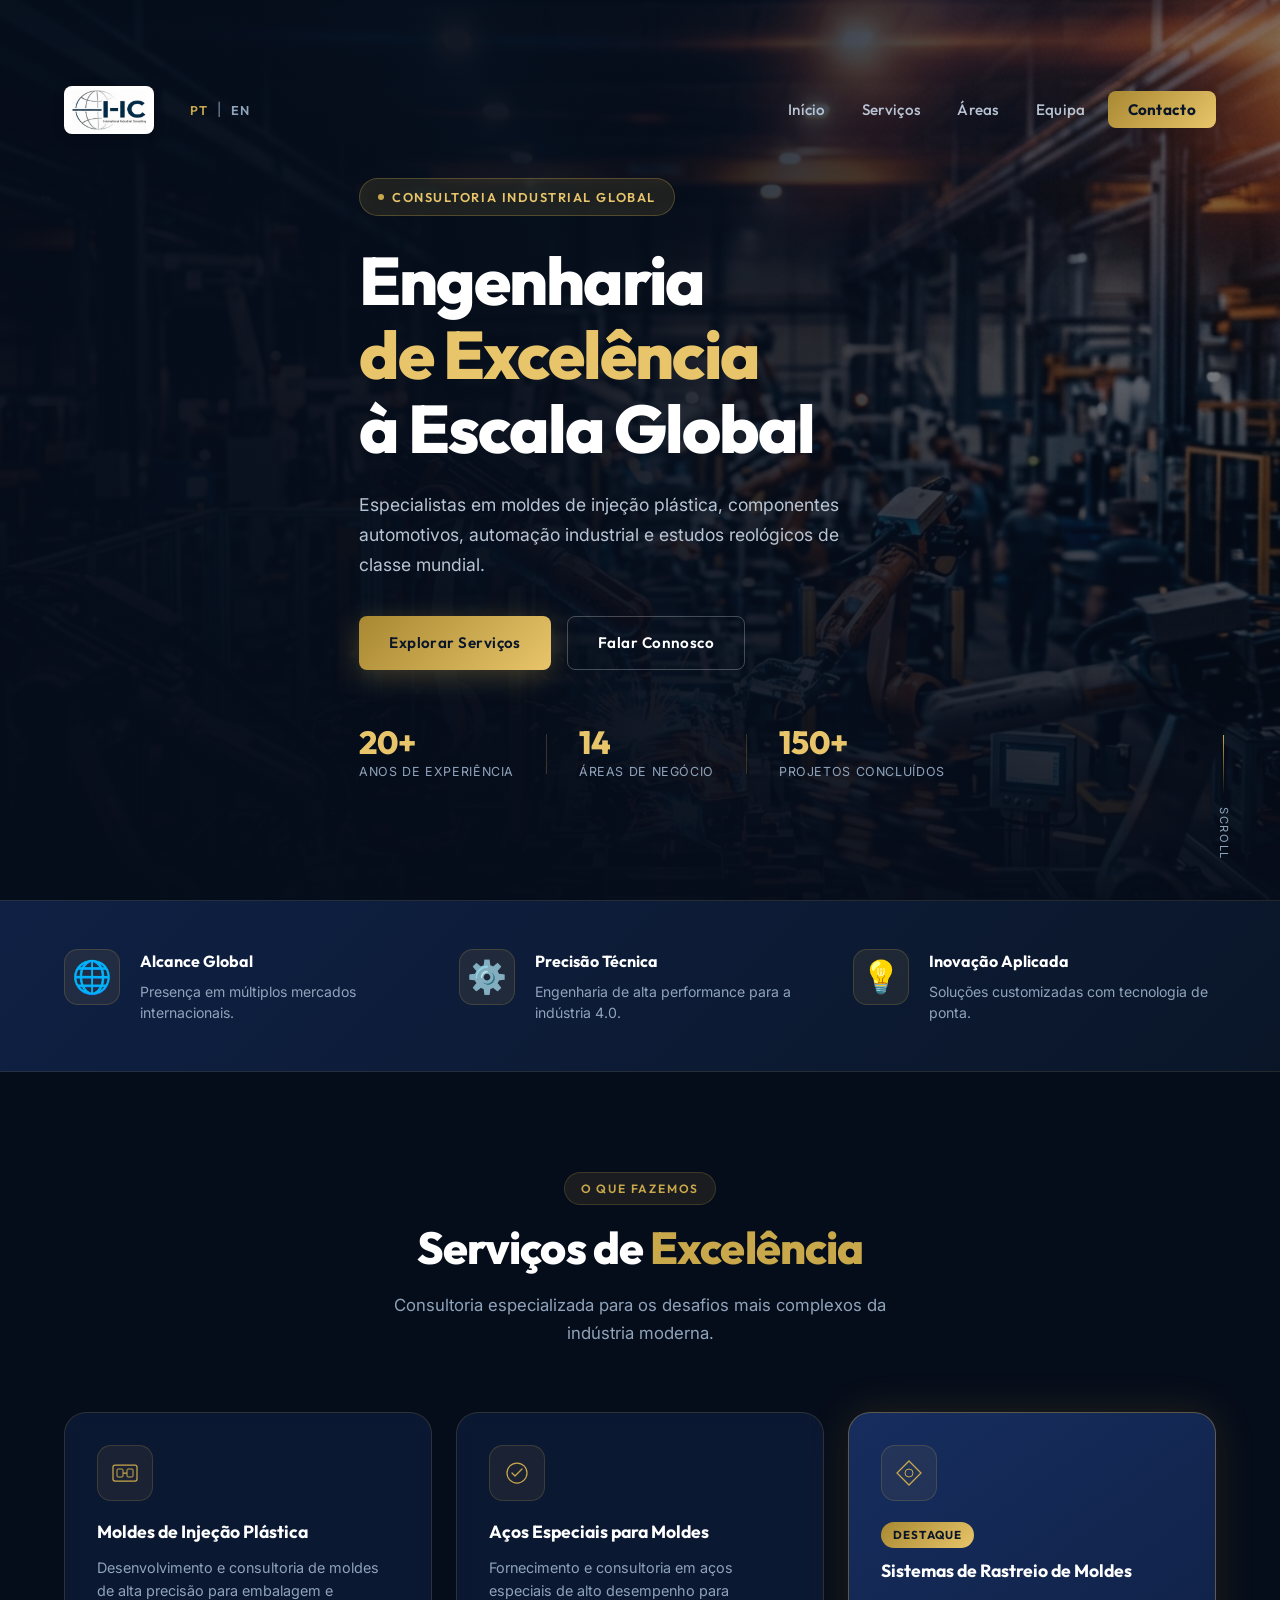
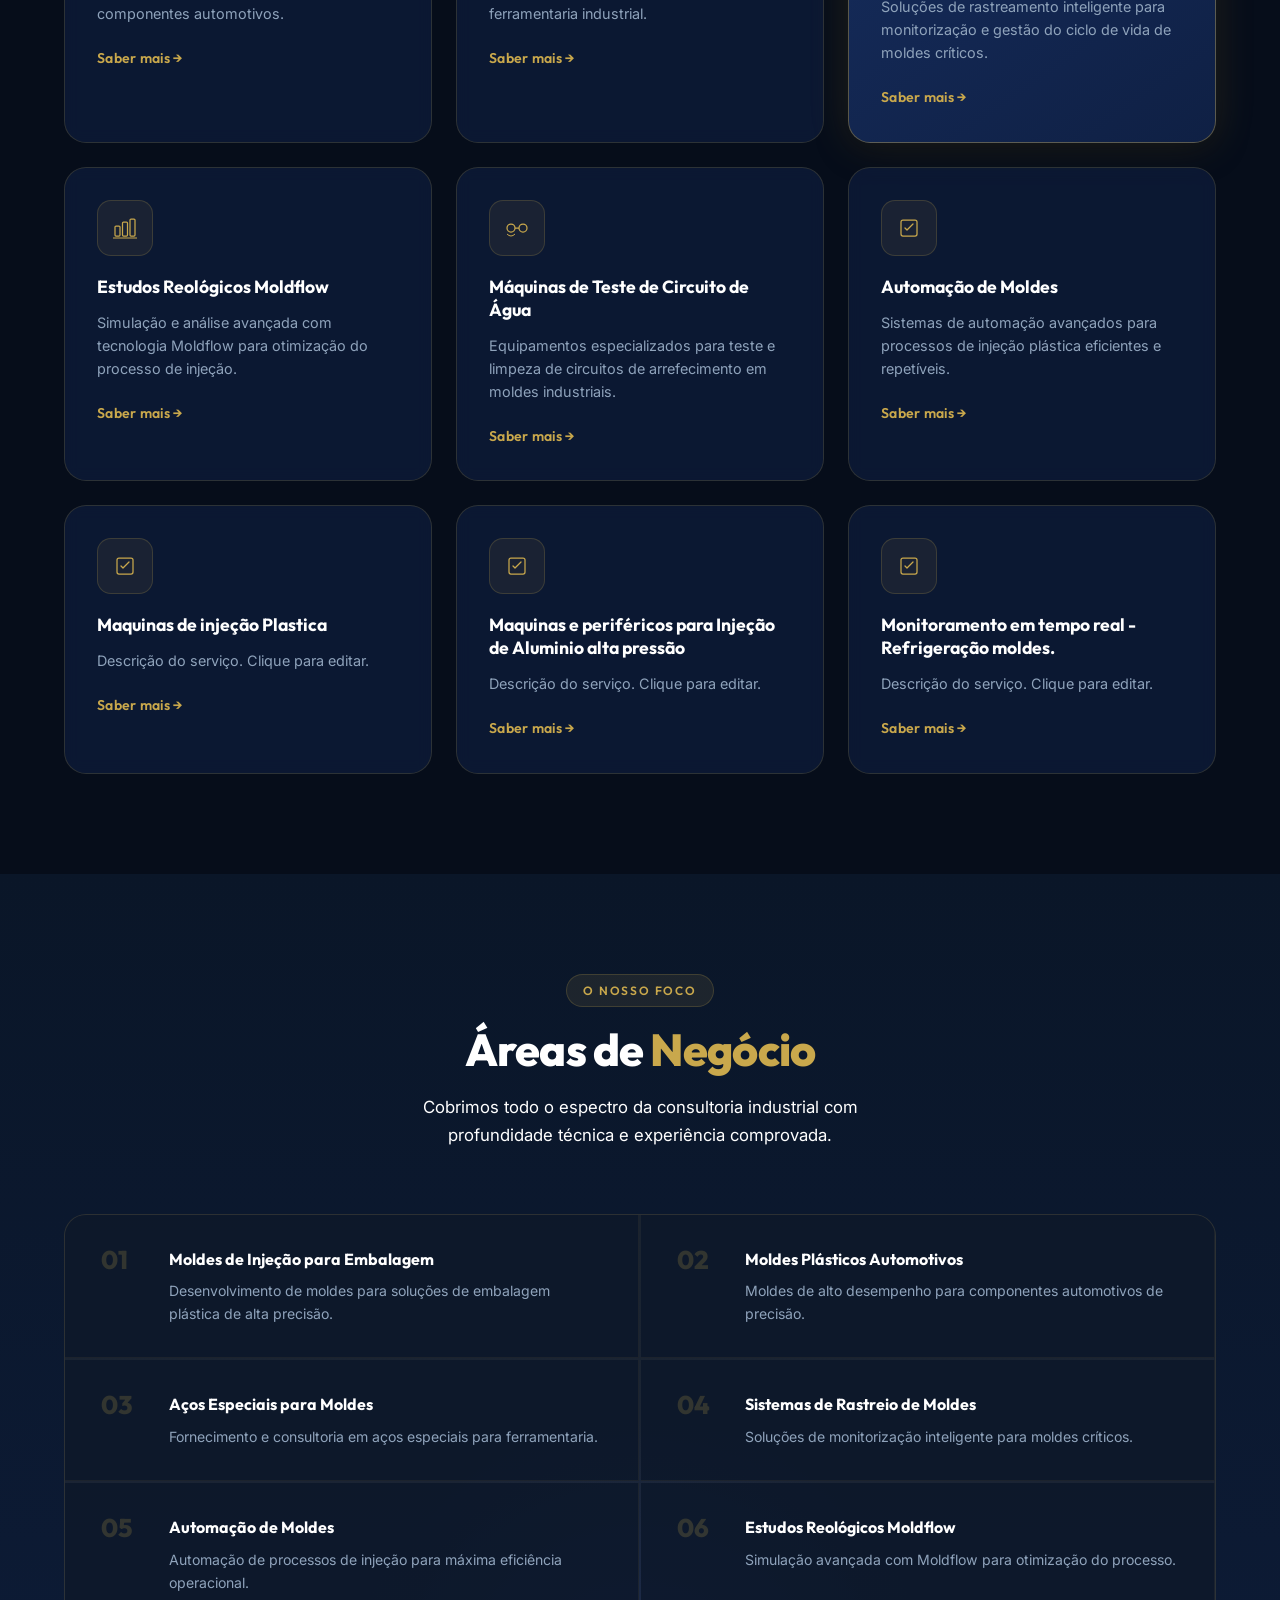
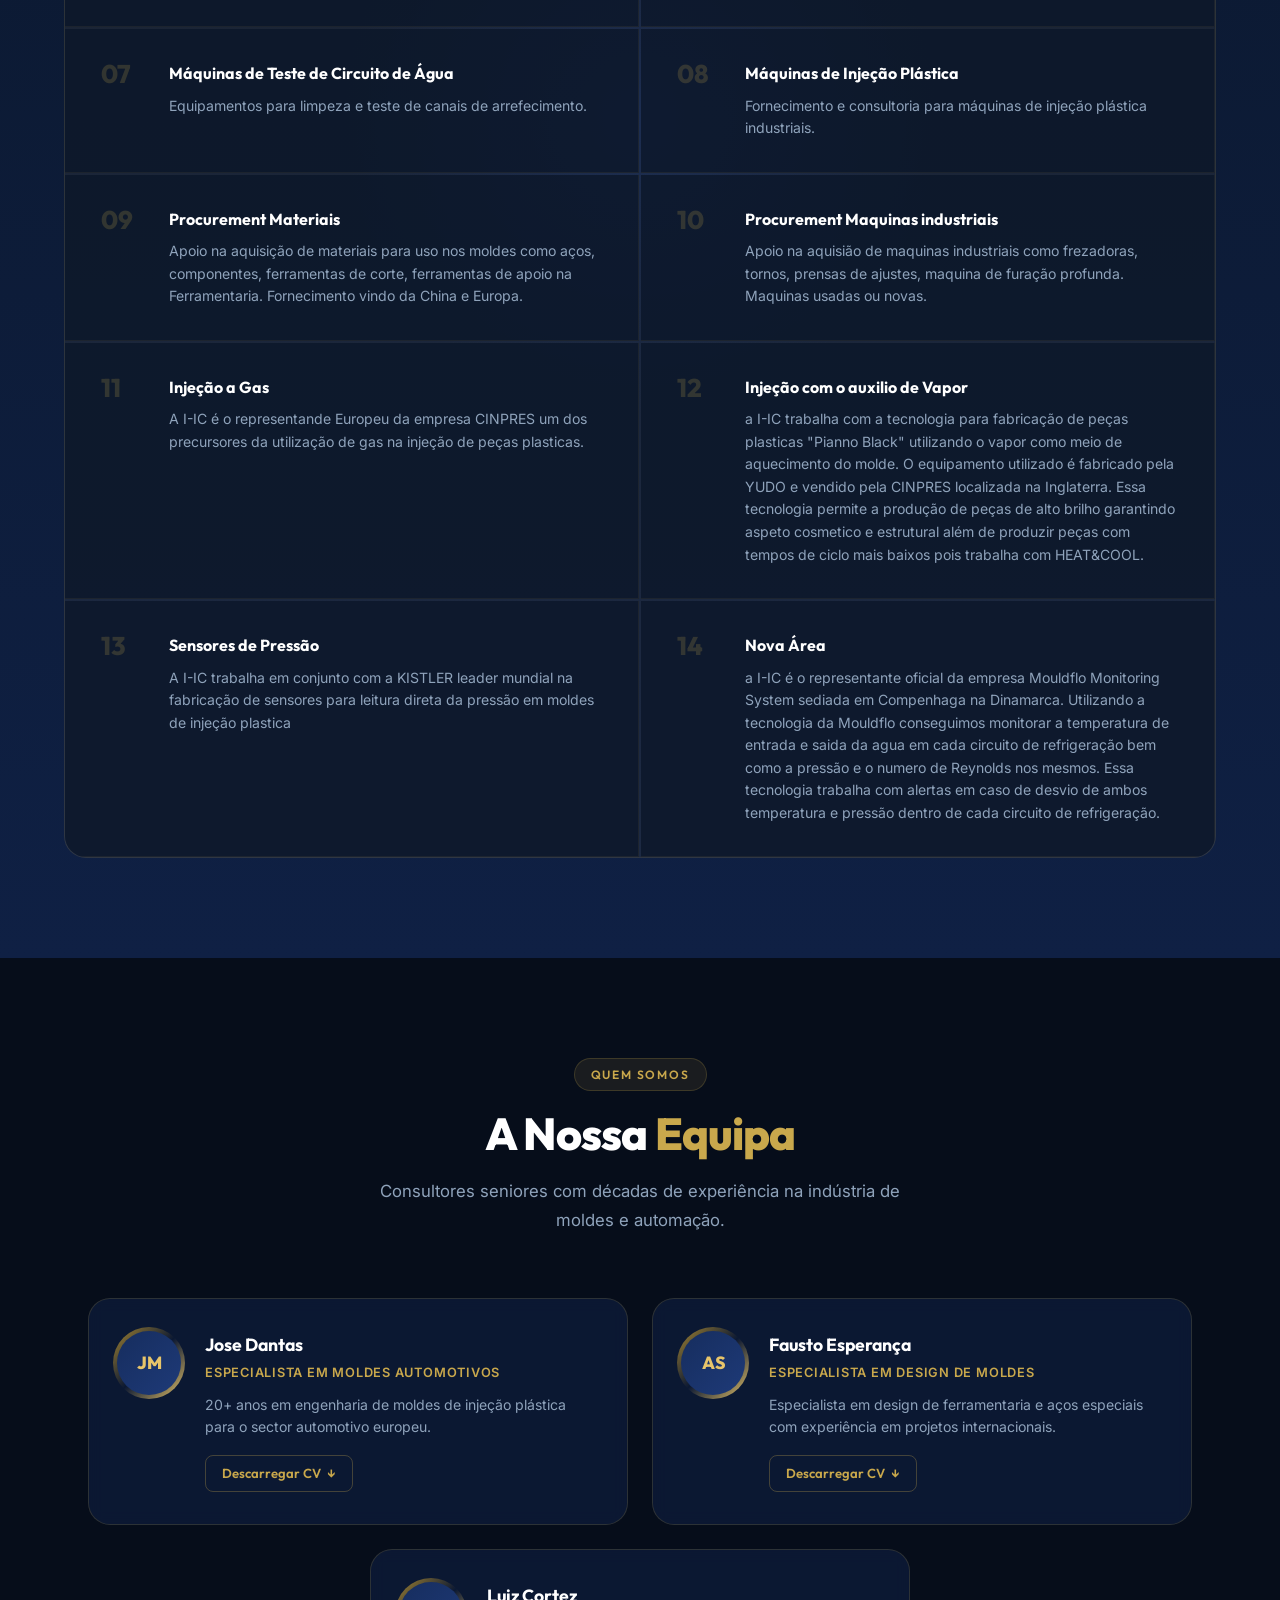
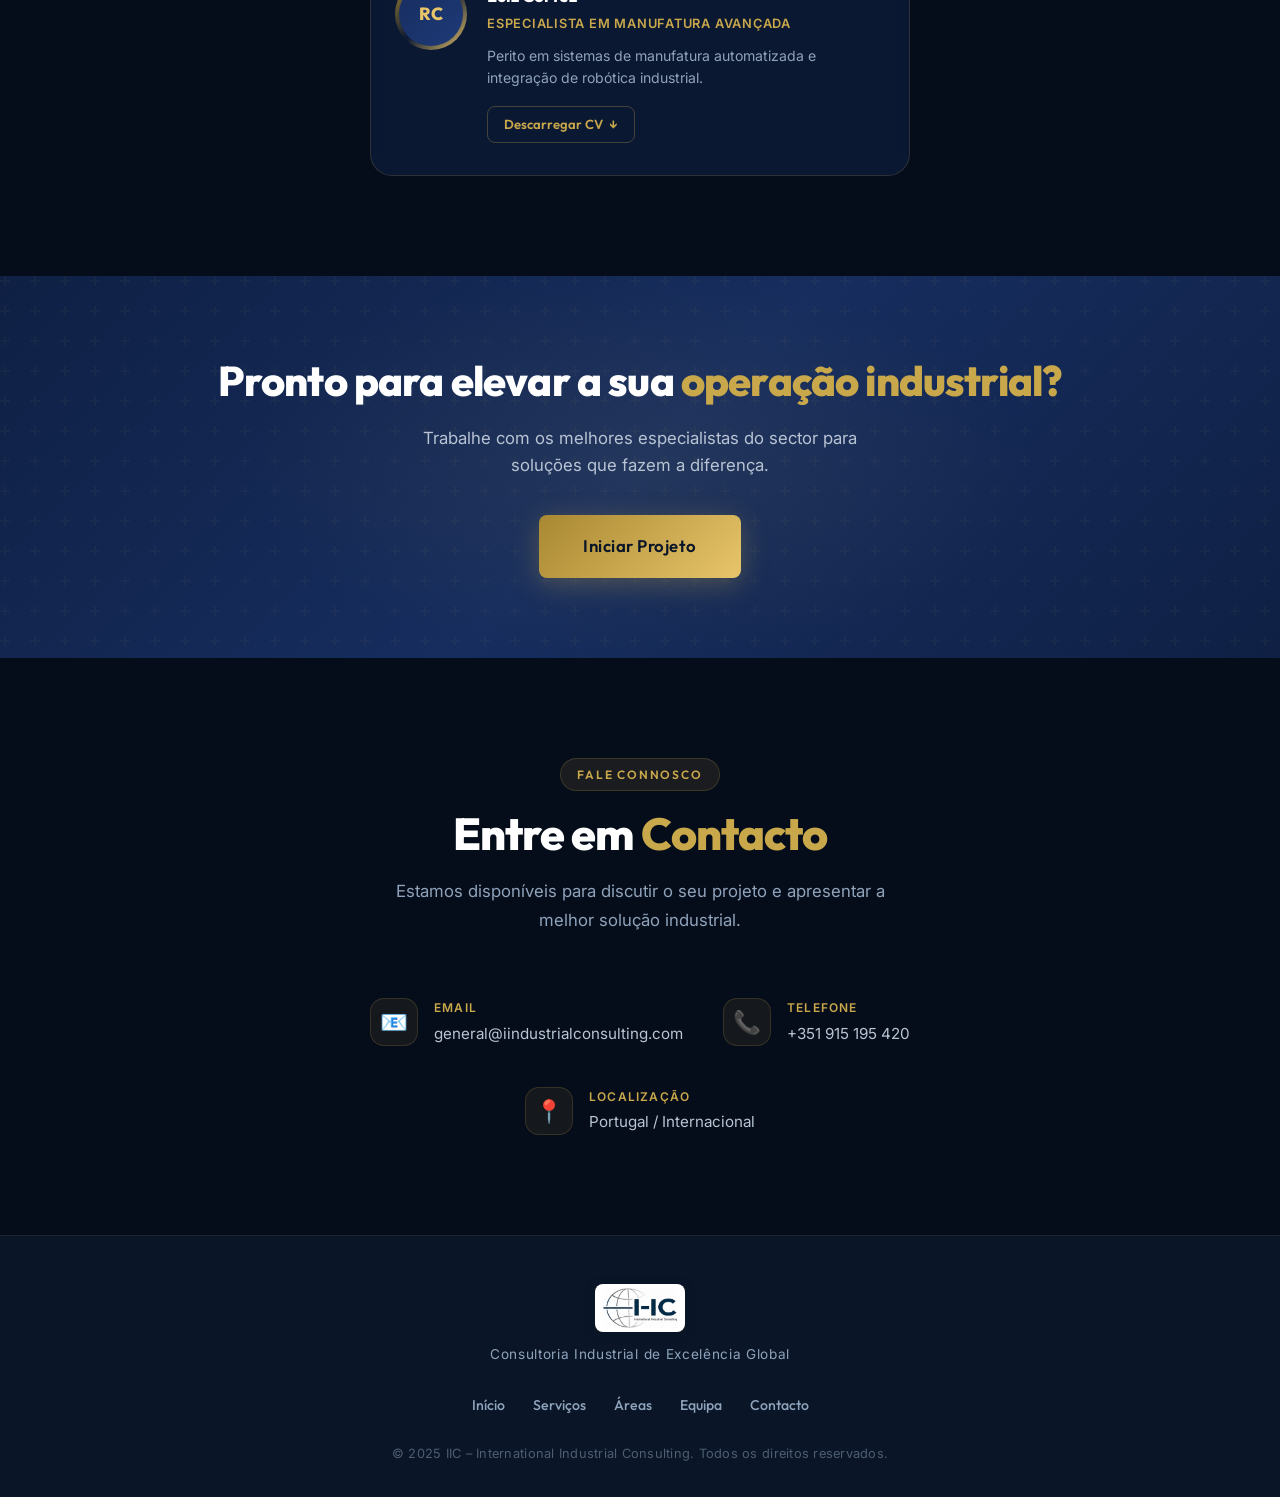
<file: index.html>
<!DOCTYPE html>
<html lang="pt"><head>
  <meta charset="UTF-8">
  <meta name="viewport" content="width=device-width, initial-scale=1.0">
  <title>IIC – International Industrial Consulting</title>
  <meta name="description" content="IIC – International Industrial Consulting. Especialistas em moldes de injeção, componentes automotivos, sistemas de manufatura e consultoria industrial de excelência global.">
  <link rel="preconnect" href="https://fonts.googleapis.com">
  <link rel="preconnect" href="https://fonts.gstatic.com" crossorigin="">
  <link href="https://fonts.googleapis.com/css2?family=Outfit:wght@300;400;500;600;700;800;900&amp;family=Inter:wght@300;400;500;600&amp;display=swap" rel="stylesheet">
  <link rel="stylesheet" href="style.css">
  <link rel="stylesheet" href="admin.css">
</head>
<body class="edit-mode">

  <!-- NAVBAR -->
  <nav id="navbar" class="navbar">
    <div class="nav-container">
      <a href="#home" class="nav-logo">
        <img src="assets/logo.png" alt="IIC Logo" class="logo-img">
      </a>
      <div class="lang-toggle">
        <button id="lang-pt" class="lang-btn active" onclick="setLang('pt')">PT</button>
        <span>|</span>
        <button id="lang-en" class="lang-btn" onclick="setLang('en')">EN</button>
      </div>
      <button class="hamburger" id="hamburger" aria-label="Menu">
        <span></span><span></span><span></span>
      </button>
      <ul class="nav-menu" id="nav-menu">
        <li><a href="#home" class="nav-link active-link" data-pt="Início" data-en="Home">Início</a></li>
        <li><a href="#services" class="nav-link" data-pt="Serviços" data-en="Services">Serviços</a></li>
        <li><a href="#areas" class="nav-link" data-pt="Áreas" data-en="Areas">Áreas</a></li>
        <li><a href="#team" class="nav-link" data-pt="Equipa" data-en="Team">Equipa</a></li>
        <li><a href="#contact" class="nav-link cta-nav" data-pt="Contacto" data-en="Contact">Contacto</a></li>
      </ul>
    </div>
  </nav>

  <!-- HERO -->
  <section id="home" class="hero">
    <div class="hero-bg">
      <img src="assets/hero_bg.png" alt="Industrial Manufacturing" class="hero-bg-img" style="transform: translateY(0px);">
      <div class="hero-overlay"></div>
    </div>
    <div class="hero-content">
      <div class="hero-badge" data-pt="Consultoria Industrial Global" data-en="Global Industrial Consulting">Consultoria Industrial Global</div>
      <h1 class="hero-title">
        <span class="title-line" data-pt="Engenharia" data-en="Engineering">Engenharia</span>
        <span class="title-line gold" data-pt="de Excelência" data-en="Excellence">de Excelência</span>
        <span class="title-line" data-pt="à Escala Global" data-en="at a Global Scale">à Escala Global</span>
      </h1>
      <p class="hero-sub" data-pt="Especialistas em moldes de injeção plástica, componentes automotivos, automação industrial e estudos reológicos de classe mundial." data-en="Specialists in plastic injection molds, automotive components, industrial automation, and world-class rheological studies.">Especialistas em moldes de injeção plástica, Moldes de injeção de Aluminio alta pressão, Sistemas de injeção (camara quente-HRS) componentes automotivos, automação industrial e estudos reológicos de classe mundial.</p>
      <div class="hero-actions">
        <a href="#services" class="btn btn-primary" data-pt="Explorar Serviços" data-en="Explore Services">Explorar Serviços</a>
        <a href="#contact" class="btn btn-outline" data-pt="Falar Connosco" data-en="Get in Touch">Falar Connosco</a>
      </div>
      <div class="hero-stats">
        <div class="stat-item">
          <span class="stat-num" data-suffix="+">20+</span>
          <span class="stat-label" data-pt="Anos de Experiência" data-en="Years of Experience">Anos de Experiência</span>
        </div>
        <div class="stat-divider"></div>
        <div class="stat-item">
          <span class="stat-num" data-suffix="">14</span>
          <span class="stat-label" data-pt="Áreas de Negócio" data-en="Business Areas">Áreas de Negócio</span>
        </div>
        <div class="stat-divider"></div>
        <div class="stat-item">
          <span class="stat-num" data-suffix="+">150+</span>
          <span class="stat-label" data-pt="Projetos Concluídos" data-en="Projects Completed">Projetos Concluídos</span>
        </div>
      </div>
    </div>
    <div class="hero-scroll">
      <div class="scroll-line"></div>
      <span data-pt="Scroll" data-en="Scroll">Scroll</span>
    </div>
  </section>

  <!-- ABOUT STRIP -->
  <section class="about-strip">
    <div class="container">
      <div class="strip-grid">
        <div class="strip-icon-block">
          <div class="strip-icon">🌐</div>
          <div>
            <h3 data-pt="Alcance Global" data-en="Global Reach">Alcance Global</h3>
            <p data-pt="Presença em múltiplos mercados internacionais." data-en="Presence across multiple international markets.">Presença em múltiplos mercados internacionais. HQ localizado em Portugal, consultores localizados na America Latina e America do Norte.</p>
          </div>
        </div>
        <div class="strip-icon-block">
          <div class="strip-icon">⚙️</div>
          <div>
            <h3 data-pt="Precisão Técnica" data-en="Technical Precision">Precisão Técnica</h3>
            <p data-pt="Engenharia de alta performance para a indústria 4.0." data-en="High-performance engineering for Industry 4.0.">Engenharia de alta performance para a indústria 4.0. Aplicação de monitoramento nos moldes utilizando sensores de pressão, Monitoramento dos circuitos de refrigeração , tratamento dos canais de refrigeração, Inteligencia Artificial aplicada ao processo.</p>
          </div>
        </div>
        <div class="strip-icon-block">
          <div class="strip-icon">💡</div>
          <div>
            <h3 data-pt="Inovação Aplicada" data-en="Applied Innovation">Inovação Aplicada</h3>
            <p data-pt="Soluções customizadas com tecnologia de ponta." data-en="Customised solutions with cutting-edge technology.">Soluções customizadas com tecnologia de ponta.</p>
          </div>
        </div>
      </div>
    </div>
  </section>

  <!-- SERVICES -->
  <section id="services" class="services section">
    <div class="container">
      <div class="section-header">
        <span class="section-tag" data-pt="O que fazemos" data-en="What we do">O que fazemos</span>
        <h2 data-pt="Serviços de Excelência" data-en="Excellence Services">Serviços de <span class="gold-text">Excelência</span></h2>
        <p data-pt="Consultoria especializada para os desafios mais complexos da indústria moderna." data-en="Specialised consulting for the most complex challenges in modern industry.">Consultoria especializada para os desafios mais complexos da indústria moderna.</p>
      </div>
      <div class="services-grid">

        <div class="service-card" data-delay="0">
          <div class="service-card-inner">
            <div class="service-icon-wrap">
              <svg viewBox="0 0 64 64" fill="none" xmlns="http://www.w3.org/2000/svg"><rect x="8" y="16" width="48" height="32" rx="4" stroke="#C9A84C" stroke-width="2.5"></rect><rect x="16" y="24" width="12" height="16" rx="2" stroke="#C9A84C" stroke-width="2"></rect><rect x="36" y="24" width="12" height="16" rx="2" stroke="#C9A84C" stroke-width="2"></rect><line x1="28" y1="32" x2="36" y2="32" stroke="#C9A84C" stroke-width="2.5"></line></svg>
            </div>
            <h3 data-pt="Moldes de Injeção Plástica" data-en="Plastic Injection Molds">Moldes para injeção plastica</h3>
            <p data-pt="Desenvolvimento e consultoria de moldes de alta precisão para embalagem e componentes automotivos." data-en="Development and consulting of high-precision molds for packaging and automotive components.">Desenvolvimento e consultoria de moldes de alta precisão para embalagem e componentes automotivos.</p>
            <a href="#contact" class="service-link" data-pt="Saber mais →" data-en="Learn more →">Saber mais →</a>
          </div>
        </div>

        <div class="service-card" data-delay="100">
          <div class="service-card-inner">
            <div class="service-icon-wrap">
              <svg viewBox="0 0 64 64" fill="none" xmlns="http://www.w3.org/2000/svg"><circle cx="32" cy="32" r="20" stroke="#C9A84C" stroke-width="2.5"></circle><polyline points="22,32 28,38 42,24" stroke="#C9A84C" stroke-width="2.5" stroke-linecap="round" stroke-linejoin="round"></polyline></svg>
            </div>
            <h3 data-pt="Aços Especiais para Moldes" data-en="Special Steels for Molds">&nbsp;Aços especiais para moldes&nbsp;</h3>
            <p data-pt="Fornecimento e consultoria em aços especiais de alto desempenho para ferramentaria industrial." data-en="Supply and consulting in high-performance special steels for industrial tooling.">Fornecimento e consultoria em aços especiais de alto desempenho para ferramentaria industrial.</p>
            <a href="#contact" class="service-link" data-pt="Saber mais →" data-en="Learn more →">Saber mais →</a>
          </div>
        </div>

        <div class="service-card featured" data-delay="200">
          <div class="service-card-inner">
            <div class="service-icon-wrap">
              <svg viewBox="0 0 64 64" fill="none" xmlns="http://www.w3.org/2000/svg"><path d="M32 8 L56 32 L32 56 L8 32 Z" stroke="#C9A84C" stroke-width="2.5"></path><circle cx="32" cy="32" r="8" stroke="#C9A84C" stroke-width="2"></circle></svg>
            </div>
            <div class="featured-badge" data-pt="Destaque" data-en="Featured">Destaque</div>
            <h3 data-pt="Sistemas de Rastreio de Moldes" data-en="Mold Tracking Systems">Sistemas de Rastreio de Moldes</h3>
            <p data-pt="Soluções de rastreamento inteligente para monitorização e gestão do ciclo de vida de moldes críticos." data-en="Intelligent tracking solutions for monitoring and lifecycle management of critical molds.">Soluções de rastreamento inteligente para monitorização e gestão do ciclo de vida de moldes críticos.</p>
            <a href="#contact" class="service-link" data-pt="Saber mais →" data-en="Learn more →">Saber mais →</a>
          </div>
        </div>

        <div class="service-card" data-delay="300">
          <div class="service-card-inner">
            <div class="service-icon-wrap">
              <svg viewBox="0 0 64 64" fill="none" xmlns="http://www.w3.org/2000/svg"><rect x="12" y="28" width="10" height="20" rx="2" stroke="#C9A84C" stroke-width="2.5"></rect><rect x="27" y="20" width="10" height="28" rx="2" stroke="#C9A84C" stroke-width="2.5"></rect><rect x="42" y="14" width="10" height="34" rx="2" stroke="#C9A84C" stroke-width="2.5"></rect><line x1="8" y1="52" x2="56" y2="52" stroke="#C9A84C" stroke-width="2"></line></svg>
            </div>
            <h3 data-pt="Estudos Reológicos Moldflow" data-en="Moldflow Rheology Studies">Estudos Reológicos Moldflow</h3>
            <p data-pt="Simulação e análise avançada com tecnologia Moldflow para otimização do processo de injeção." data-en="Advanced simulation and analysis with Moldflow technology to optimise the injection process.">Simulação e análise avançada com tecnologia Moldflow para otimização do processo de injeção.</p>
            <a href="#contact" class="service-link" data-pt="Saber mais →" data-en="Learn more →">Saber mais →</a>
          </div>
        </div>

        <div class="service-card" data-delay="400">
          <div class="service-card-inner">
            <div class="service-icon-wrap">
              <svg viewBox="0 0 64 64" fill="none" xmlns="http://www.w3.org/2000/svg"><circle cx="20" cy="32" r="8" stroke="#C9A84C" stroke-width="2.5"></circle><circle cx="44" cy="32" r="8" stroke="#C9A84C" stroke-width="2.5"></circle><line x1="28" y1="32" x2="36" y2="32" stroke="#C9A84C" stroke-width="2.5"></line><path d="M12 44 Q20 52 28 44" stroke="#C9A84C" stroke-width="2" fill="none"></path></svg>
            </div>
            <h3 data-pt="Máquinas de Teste de Circuito de Água" data-en="Water Circuit Testing Machines">Máquinas de Teste e limpeza de Circuito de Água</h3>
            <p data-pt="Equipamentos especializados para teste e limpeza de circuitos de arrefecimento em moldes industriais." data-en="Specialised equipment for testing and cleaning cooling circuits in industrial molds.">Equipamentos especializados para teste e limpeza de circuitos de arrefecimento em moldes industriais.</p>
            <a href="#contact" class="service-link" data-pt="Saber mais →" data-en="Learn more →">Saber mais →</a>
          </div>
        </div>

        <div class="service-card" data-delay="500">
          <div class="service-card-inner">
            <div class="service-icon-wrap">
              <svg viewBox="0 0 64 64" fill="none" xmlns="http://www.w3.org/2000/svg"><rect x="16" y="16" width="32" height="32" rx="4" stroke="#C9A84C" stroke-width="2.5"></rect><path d="M24 32 L28 36 L40 24" stroke="#C9A84C" stroke-width="2.5" stroke-linecap="round" stroke-linejoin="round"></path></svg>
            </div>
            <h3 data-pt="Automação de Moldes" data-en="Mold Automation">Sensores de pressão para Moldes injeção plastica e Aluminio</h3>
            <p data-pt="Sistemas de automação avançados para processos de injeção plástica eficientes e repetíveis." data-en="Advanced automation systems for efficient and repeatable plastic injection processes.">Sistemas de automação avançados para processos de injeção plástica eficientes e repetíveis.</p>
            <a href="#contact" class="service-link" data-pt="Saber mais →" data-en="Learn more →">Saber mais →</a>
          </div>
        </div>

      <div class="service-card"><div class="service-card-inner">
      <div class="service-icon-wrap"><svg viewBox="0 0 64 64" fill="none" xmlns="http://www.w3.org/2000/svg"><rect x="16" y="16" width="32" height="32" rx="4" stroke="#C9A84C" stroke-width="2.5"></rect><path d="M24 32 L28 36 L40 24" stroke="#C9A84C" stroke-width="2.5" stroke-linecap="round" stroke-linejoin="round"></path></svg></div>
      <h3>Maquinas de injeção Plastica</h3>
      <p>Descrição do serviço. Clique para editar.</p>
      <a href="#contact" class="service-link">Saber mais →</a>
    </div></div><div class="service-card"><div class="service-card-inner">
      <div class="service-icon-wrap"><svg viewBox="0 0 64 64" fill="none" xmlns="http://www.w3.org/2000/svg"><rect x="16" y="16" width="32" height="32" rx="4" stroke="#C9A84C" stroke-width="2.5"></rect><path d="M24 32 L28 36 L40 24" stroke="#C9A84C" stroke-width="2.5" stroke-linecap="round" stroke-linejoin="round"></path></svg></div>
      <h3>Maquinas e periféricos para Injeção de Aluminio alta pressão</h3>
      <p>Descrição do serviço. Clique para editar.</p>
      <a href="#contact" class="service-link">Saber mais →</a>
    </div></div><div class="service-card"><div class="service-card-inner">
      <div class="service-icon-wrap"><svg viewBox="0 0 64 64" fill="none" xmlns="http://www.w3.org/2000/svg"><rect x="16" y="16" width="32" height="32" rx="4" stroke="#C9A84C" stroke-width="2.5"></rect><path d="M24 32 L28 36 L40 24" stroke="#C9A84C" stroke-width="2.5" stroke-linecap="round" stroke-linejoin="round"></path></svg></div>
      <h3>Monitoramento em tempo real - Refrigeração moldes.</h3>
      <p>Descrição do serviço. Clique para editar.</p>
      <a href="#contact" class="service-link">Saber mais →</a>
    </div></div></div>
    </div>
  </section>

  <!-- BUSINESS AREAS -->
  <section id="areas" class="areas section">
    <div class="areas-bg-glow"></div>
    <div class="container">
      <div class="section-header light">
        <span class="section-tag" data-pt="O nosso foco" data-en="Our focus">O nosso foco</span>
        <h2 data-pt="Áreas de Negócio" data-en="Business Areas">Áreas de <span class="gold-text">Negócio</span></h2>
        <p data-pt="Cobrimos todo o espectro da consultoria industrial com profundidade técnica e experiência comprovada." data-en="We cover the full spectrum of industrial consulting with technical depth and proven expertise.">Cobrimos todo o espectro da consultoria industrial com profundidade técnica e experiência comprovada.</p>
      </div>
      <div class="areas-grid">
        <div class="area-item reveal">
          <div class="area-number">01</div>
          <div class="area-content">
            <h4 data-pt="Moldes de Injeção para Embalagem" data-en="Packaging Injection Molds">Moldes de Injeção para Embalagens</h4>
            <p data-pt="Desenvolvimento de moldes para soluções de embalagem plástica de alta precisão." data-en="Development of molds for high-precision plastic packaging solutions.">Desenvolvimento de moldes para soluções de embalagem plástica de alta precisão, feitos pela empresa BTOMEC sediada em Joinville- Santa Catarina - Brasil. A BTOMEC construiu ao longo dos 40 anos de existência um Ecosistema para produção de moldes de alta performance na area de tampas, paredes finas e pre forma de PET.</p>
          </div>
        </div>
        <div class="area-item reveal">
          <div class="area-number">02</div>
          <div class="area-content">
            <h4 data-pt="Moldes Plásticos Automotivos" data-en="Automotive Plastic Molds">Moldes injeção Automotivos</h4>
            <p data-pt="Moldes de alto desempenho para componentes automotivos de precisão." data-en="High-performance molds for precision automotive components.">Moldes de alto desempenho para componentes automotivos de precisão. Trabalhando com o apoio da empresa HH moldes sediada em Portugal , fabricação na china e apoio de Ferramentaria no Brasil, possibilita um forte comprometimento de entrega de valor e qualidade nos moldes para a industria automotiva e linha branca.</p>
          </div>
        </div>
        <div class="area-item reveal">
          <div class="area-number">03</div>
          <div class="area-content">
            <h4 data-pt="Aços Especiais para Moldes" data-en="Special Steels for Molds">Aços Especiais para Moldes</h4>
            <p data-pt="Fornecimento e consultoria em aços especiais para ferramentaria." data-en="Supply and consulting in special steels for tooling.">Fornecimento e consultoria em aços especiais para ferramentaria, apoiando a empresa CONTE AÇOS localizada em Joinville - Santa Catarina - Brasil. a CONTE trabalha com fornecedores Europeus de alta qualidade e garantia de produtos superiores e também com fornecedores de aços Chineses que são utilizados para peças como machos e porta molde.</p>
          </div>
        </div>
        <div class="area-item reveal">
          <div class="area-number">04</div>
          <div class="area-content">
            <h4 data-pt="Sistemas de Rastreio de Moldes" data-en="Mold Tracking Systems">Sistemas de Rastreio de Moldes</h4>
            <p data-pt="Soluções de monitorização inteligente para moldes críticos." data-en="Intelligent monitoring solutions for critical molds.">Em desenvolvimento um sistema de rastramento de moldes para auxiliar na localização geografica e controlar o ciclo de produção.</p>
          </div>
        </div>
        <div class="area-item reveal">
          <div class="area-number">05</div>
          <div class="area-content">
            <h4 data-pt="Automação de Moldes" data-en="Mold Automation">Automação de Moldes</h4>
            <p data-pt="Automação de processos de injeção para máxima eficiência operacional." data-en="Injection process automation for maximum operational efficiency.">Automação de processos de injeção para máxima eficiência operacional. Trabalhando com a empresa PLASDAN que é lider mundial na fabricação de segunda unidade de injeção e pratos rotativos, conseguimos fazer projetos de automação onde as peças são totalmente injetadas e soldadas dentro de um unico molde e assim evita a soldagem ou montagem das mesmas.</p>
          </div>
        </div>
        <div class="area-item reveal">
          <div class="area-number">06</div>
          <div class="area-content">
            <h4 data-pt="Estudos Reológicos Moldflow" data-en="Moldflow Rheology Studies">Estudos Reológicos Moldflow</h4>
            <p data-pt="Simulação avançada com Moldflow para otimização do processo." data-en="Advanced simulation with Moldflow for process optimisation.">Simulação avançada com Moldflow para otimização do processo. utilizando um profissional EXPERT no uso do Moldflow na empresa FLUXXO localizada em São Paulo - Brasil. A empresa Mould Flow certifica poucos profissionais a nivel mundial com o padrão maximo que denominan EXPERT e a Fluxxo tem umj dos 120 membros a nivel mundial.</p>
          </div>
        </div>
        <div class="area-item reveal">
          <div class="area-number">07</div>
          <div class="area-content">
            <h4 data-pt="Máquinas de Teste de Circuito de Água" data-en="Water Circuit Testing Machines">Máquinas de Teste de Circuito de Água</h4>
            <p data-pt="Equipamentos para limpeza e teste de canais de arrefecimento." data-en="Equipment for cleaning and testing cooling channels.">&nbsp;Maquina desenvolvida pela CHETO em Portugal para fazer os testes de estanqueidade, verificação dos caudais de cada circuito, limpeza dos circuitos com o uso de cavitação para limpezas superficiais e limpeza com solução acida para retirada de oxidação das paredes dos circuitos de refrigeração do molde.</p>
          </div>
        </div>
        <div class="area-item reveal">
          <div class="area-number">08</div>
          <div class="area-content">
            <h4 data-pt="Máquinas de Injeção Plástica" data-en="Plastic Injection Machines">Máquinas de Injeção Plástica</h4>
            <p data-pt="Fornecimento e consultoria para máquinas de injeção plástica industriais." data-en="Supply and consulting for industrial plastic injection machines.">Apoio comercial e tecnico para a fabricante Chinesa de maquinas de injeção de plastico - CHEN HSONG.&nbsp;</p>
          </div>
        </div>
      <div class="area-item">
      <div class="area-number">09</div>
      <div class="area-content">
        <h4>Procurement Materiais</h4>
        <p>Apoio na aquisição de materiais para uso nos moldes como aços, componentes, ferramentas de corte, ferramentas de apoio na Ferramentaria. Fornecimento vindo da China e Europa.</p>
      </div></div><div class="area-item">
      <div class="area-number">10</div>
      <div class="area-content">
        <h4>Procurement Maquinas industriais&nbsp;</h4>
        <p>Apoio na aquisião de maquinas industriais como frezadoras, tornos, prensas de ajustes, maquina de furação profunda. Maquinas usadas ou novas.</p>
      </div></div><div class="area-item">
      <div class="area-number">11</div>
      <div class="area-content">
        <h4>Injeção a Gas&nbsp;&nbsp;</h4>
        <p>A I-IC é o representande Europeu da empresa CINPRES um dos precursores da utilização de gas na injeção de peças plasticas.</p>
      </div></div><div class="area-item">
      <div class="area-number">12</div>
      <div class="area-content">
        <h4>Injeção com o auxilio de Vapor</h4>
        <p>a I-IC trabalha com a tecnologia para fabricação de peças plasticas "Pianno Black" utilizando o vapor como meio de aquecimento do molde. O equipamento utilizado é fabricado pela YUDO e vendido pela CINPRES localizada na Inglaterra. Essa tecnologia permite a produção de peças de alto brilho garantindo aspeto cosmetico e estrutural além de produzir peças com tempos de ciclo mais baixos pois trabalha com HEAT&amp;COOL.</p>
      </div></div><div class="area-item">
      <div class="area-number">13</div>
      <div class="area-content">
        <h4>Sensores de Pressão</h4>
        <p>A I-IC trabalha em conjunto com a KISTLER leader mundial na fabricação de sensores para leitura direta da pressão em moldes de injeção plastica</p>
      </div></div><div class="area-item">
      <div class="area-number">14</div>
      <div class="area-content">
        <h4>Nova Área</h4>
        <p>a I-IC é o representante oficial da empresa Mouldflo Monitoring System sediada em Compenhaga na Dinamarca. Utilizando a tecnologia da Mouldflo conseguimos monitorar a temperatura de entrada e saida da agua em cada circuito de refrigeração bem como a pressão e o numero de Reynolds nos mesmos. Essa tecnologia trabalha com alertas em caso de desvio de ambos temperatura e pressão dentro de cada circuito de refrigeração.</p>
      </div></div></div>
    </div>
  </section>

  <!-- TEAM -->
  <section id="team" class="team section">
    <div class="container">
      <div class="section-header">
        <span class="section-tag" data-pt="Quem somos" data-en="Who we are">Quem somos</span>
        <h2 data-pt="A Nossa Equipa" data-en="Our Team">A Nossa <span class="gold-text">Equipa</span></h2>
        <p data-pt="Consultores seniores com décadas de experiência na indústria de moldes e automação." data-en="Senior consultants with decades of experience in the mold making and automation industry.">Consultores seniores com décadas de experiência na indústria de moldes e automação.</p>
      </div>
      <div class="team-grid">
        <div class="team-card reveal">
          <div class="team-avatar">
            <div class="avatar-placeholder">JM</div>
            <div class="team-gold-ring"></div>
          </div>
          <div class="team-info">
            <h4>Jose Dantas</h4>
            <span class="team-role" data-pt="Especialista em Moldes Automotivos" data-en="Automotive Mold Specialist">Especialista em Moldes Automotivos</span>
            <p data-pt="20+ anos em engenharia de moldes de injeção plástica para o sector automotivo europeu." data-en="20+ years in plastic injection mold engineering for the European automotive sector.">Profissional com 40+ na area de produção de peças plasticas passando desde a gestão na produção de moldes , gestão na produção de peças plasticas e nos ultimos 20 anos como CEO da Yudo na Europa e America do Sul.</p>
            <a href="#contact" class="team-cv-btn" data-pt="Descarregar CV" data-en="Download CV">Descarregar CV</a>
          </div>
        </div>
        <div class="team-card reveal">
          <div class="team-avatar">
            <div class="avatar-placeholder">AS</div>
            <div class="team-gold-ring"></div>
          </div>
          <div class="team-info">
            <h4>Fausto Esperança</h4>
            <span class="team-role" data-pt="Especialista em Design de Moldes" data-en="Mold Design Specialist">Especialista em Design de Moldes</span>
            <p data-pt="Especialista em design de ferramentaria e aços especiais com experiência em projetos internacionais." data-en="Tooling design and special steels specialist with experience on international projects.">Especialista em design de ferramentaria e aços especiais com experiência em projetos internacionais.</p>
            <a href="#contact" class="team-cv-btn" data-pt="Descarregar CV" data-en="Download CV">Descarregar CV</a>
          </div>
        </div>
        <div class="team-card reveal">
          <div class="team-avatar">
            <div class="avatar-placeholder">RC</div>
            <div class="team-gold-ring"></div>
          </div>
          <div class="team-info">
            <h4>Luiz Cortez</h4>
            <span class="team-role" data-pt="Especialista em Manufatura Avançada" data-en="Advanced Manufacturing Specialist">Especialista em Manufatura Avançada</span>
            <p data-pt="Perito em sistemas de manufatura automatizada e integração de robótica industrial." data-en="Expert in automated manufacturing systems and industrial robotics integration.">Perito em sistemas de manufatura automatizada e integração de robótica industrial.</p>
            <a href="#contact" class="team-cv-btn" data-pt="Descarregar CV" data-en="Download CV">Descarregar CV</a>
          </div>
        </div>
        
        
      </div>
    </div>
  </section>

  <!-- CTA BANNER -->
  <section class="cta-banner">
    <div class="cta-banner-bg"></div>
    <div class="container cta-content">
      <h2 data-pt="Pronto para elevar a sua operação industrial?" data-en="Ready to elevate your industrial operation?">Pronto para elevar a sua <span class="gold-text">operação industrial?</span></h2>
      <p data-pt="Trabalhe com os melhores especialistas do sector para soluções que fazem a diferença." data-en="Work with the best specialists in the industry for solutions that make a difference.">Trabalhe com os melhores especialistas do sector para soluções que fazem a diferença.</p>
      <a href="#contact" class="btn btn-primary btn-large" data-pt="Iniciar Projeto" data-en="Start a Project">Iniciar Projeto</a>
    </div>
  </section>

  <!-- CONTACT -->
  <section id="contact" class="contact section">
    <div class="container">
      <div class="section-header">
        <span class="section-tag" data-pt="Fale Connosco" data-en="Get in Touch">Fale Connosco</span>
        <h2 data-pt="Contacto" data-en="Contact">Entre em <span class="gold-text">Contacto</span></h2>
        <p data-pt="Estamos disponíveis para discutir o seu projeto e apresentar a melhor solução industrial." data-en="We are available to discuss your project and present the best industrial solution.">Estamos disponíveis para discutir o seu projeto e apresentar a melhor solução industrial.</p>
      </div>
      <div class="contact-info contact-info-centered">
        <div class="contact-item">
          <div class="ci-icon">📧</div>
          <div>
            <span data-pt="Email" data-en="Email">Email</span>
            <a href="mailto:general@iindustrialconsulting.com">general@iindustrialconsulting.com</a>
          </div>
        </div>
        <div class="contact-item">
          <div class="ci-icon">📞</div>
          <div>
            <span data-pt="Telefone" data-en="Phone">Telefone</span>
            <a href="tel:+351915195420">+351 915 195 420</a>
          </div>
        </div>
        <div class="contact-item">
          <div class="ci-icon">📍</div>
          <div>
            <span data-pt="Localização" data-en="Location">Localização</span>
            <p>Portugal / Internacional</p>
          </div>
        </div>
      </div>
    </div>
  </section>

  <!-- FOOTER -->
  <footer class="footer">
    <div class="container footer-inner">
      <div class="footer-logo">
        <img src="assets/logo.png" alt="IIC Logo">
        <p data-pt="Consultoria Industrial de Excelência Global" data-en="Global Excellence Industrial Consulting">Consultoria Industrial de Excelência Global</p>
      </div>
      <div class="footer-links">
        <a href="#home" data-pt="Início" data-en="Home">Início</a>
        <a href="#services" data-pt="Serviços" data-en="Services">Serviços</a>
        <a href="#areas" data-pt="Áreas" data-en="Areas">Áreas</a>
        <a href="#team" data-pt="Equipa" data-en="Team">Equipa</a>
        <a href="#contact" data-pt="Contacto" data-en="Contact">Contacto</a>
      </div>
      <p class="footer-copy">© 2025 IIC – International Industrial Consulting. <span data-pt="Todos os direitos reservados." data-en="All rights reserved.">Todos os direitos reservados.</span></p>
    </div>
  </footer>

  <script src="main.js"></script>
  <script src="admin.js"></script>

</body></html>
</file>
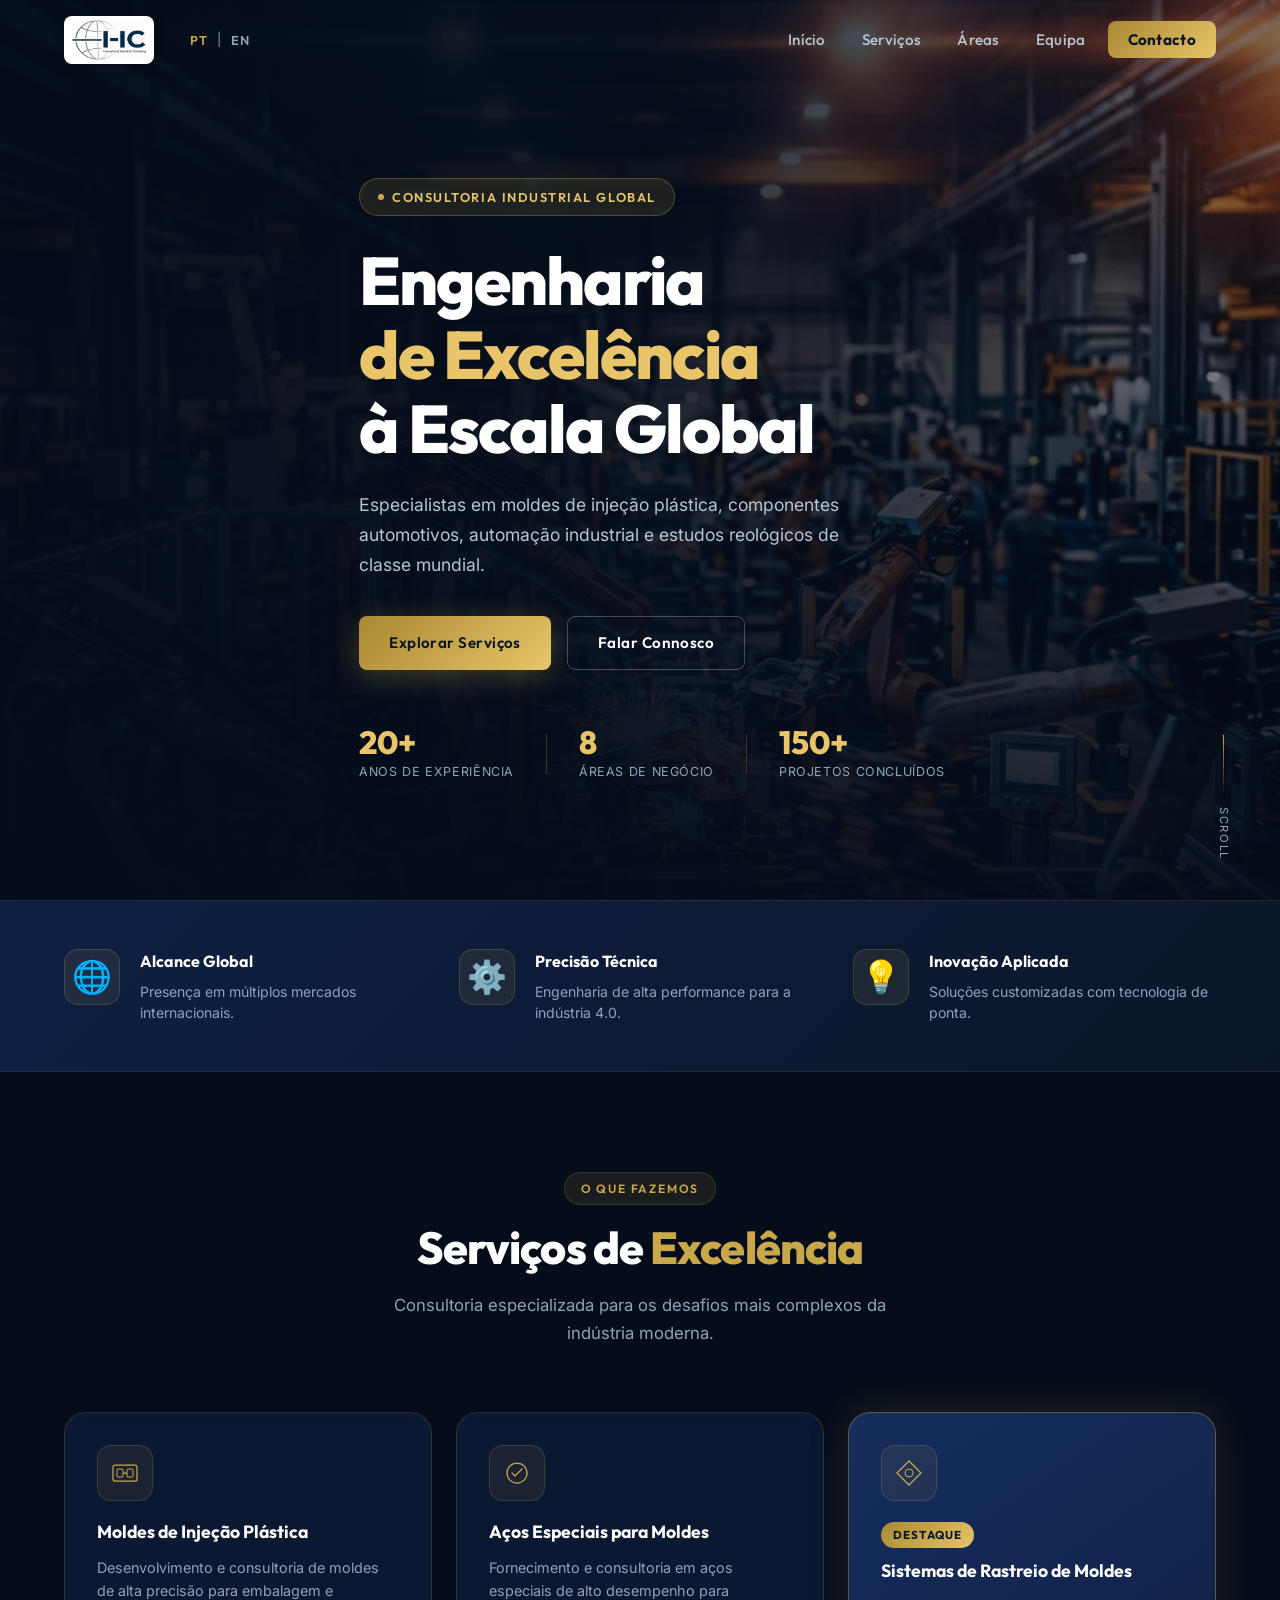
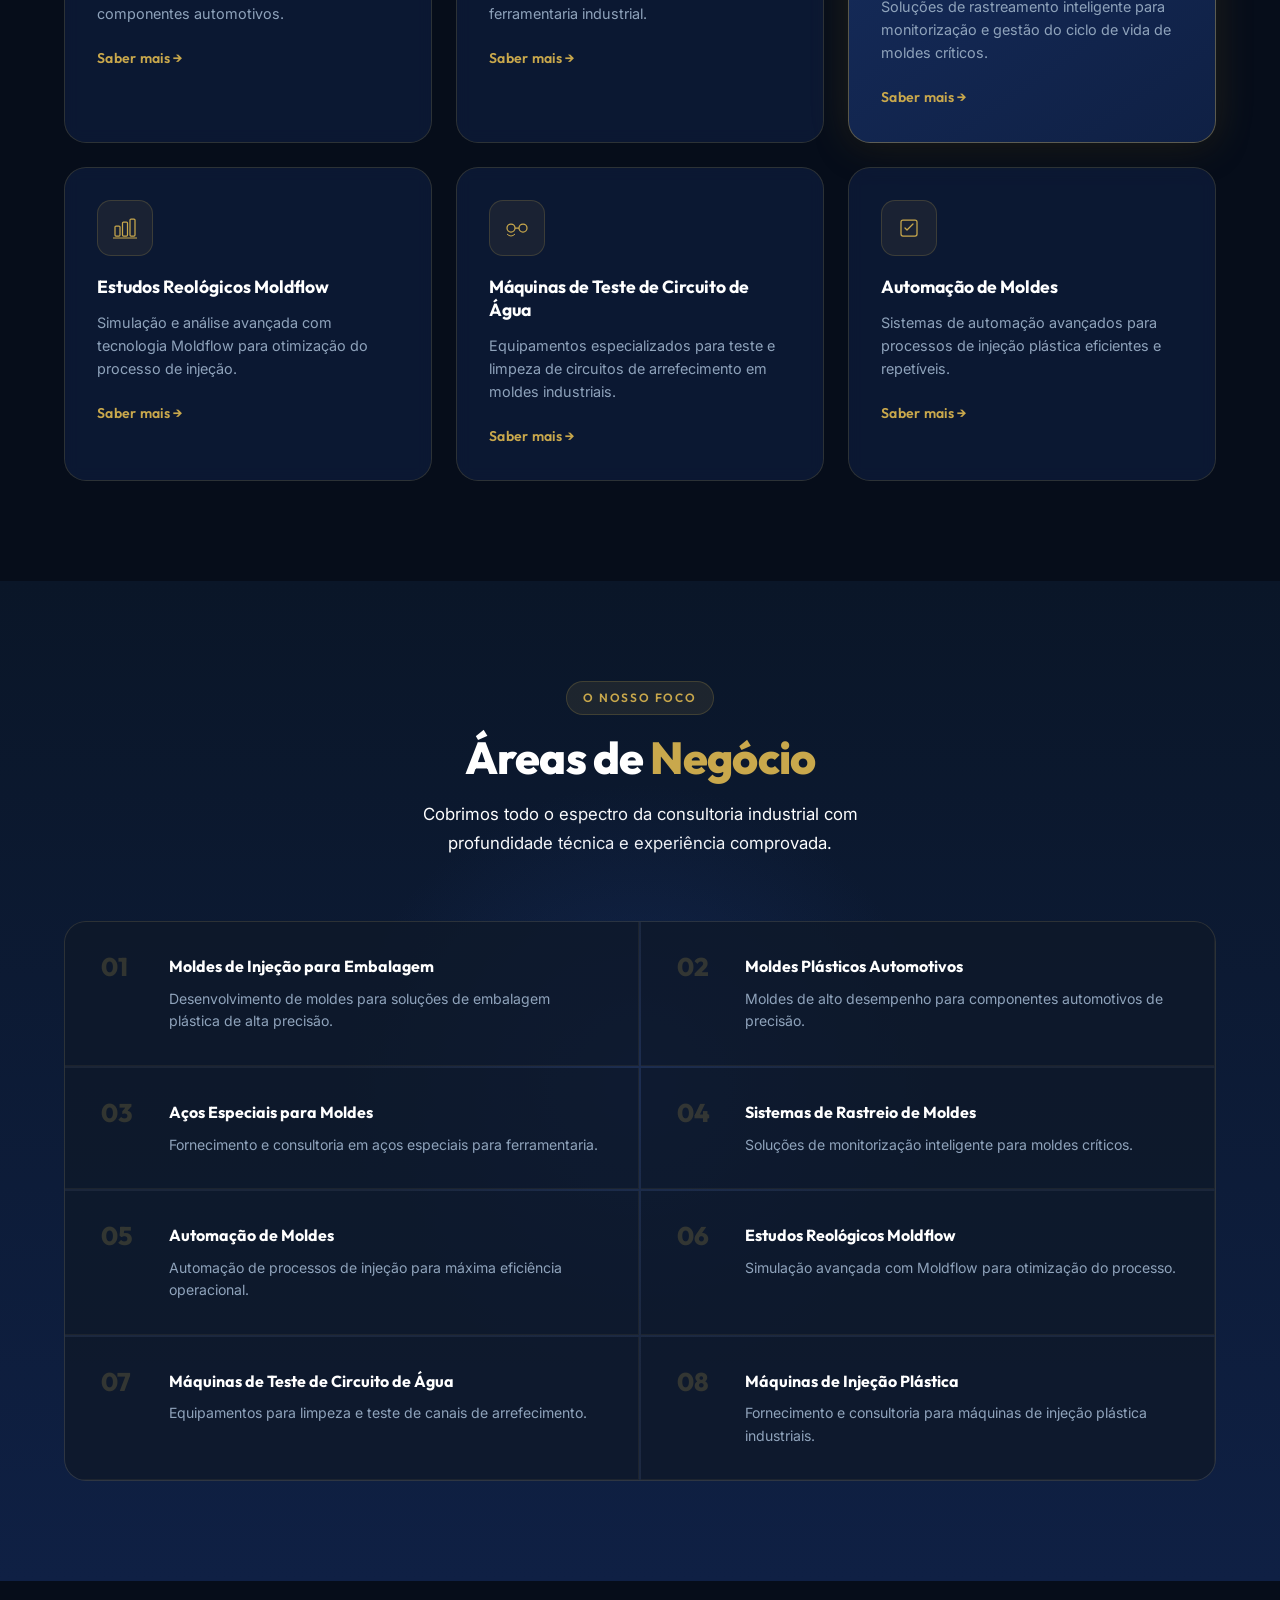
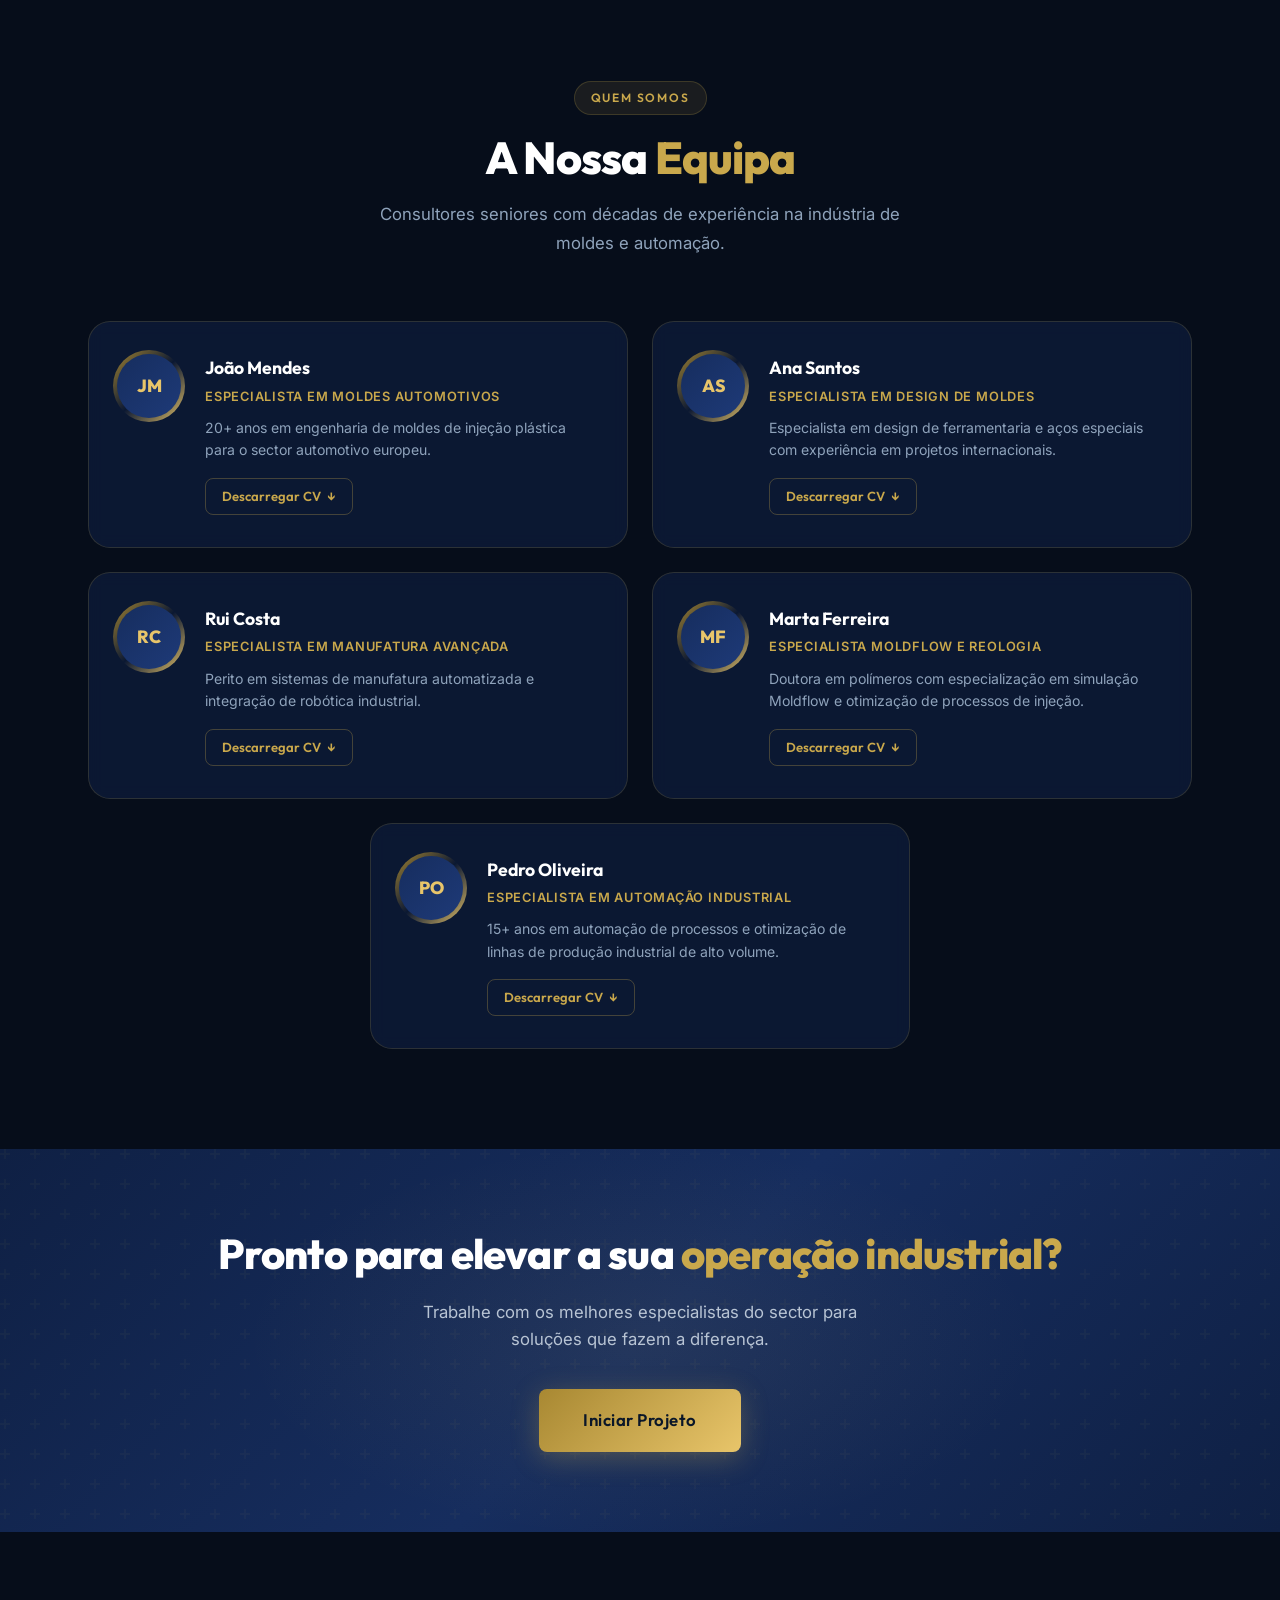
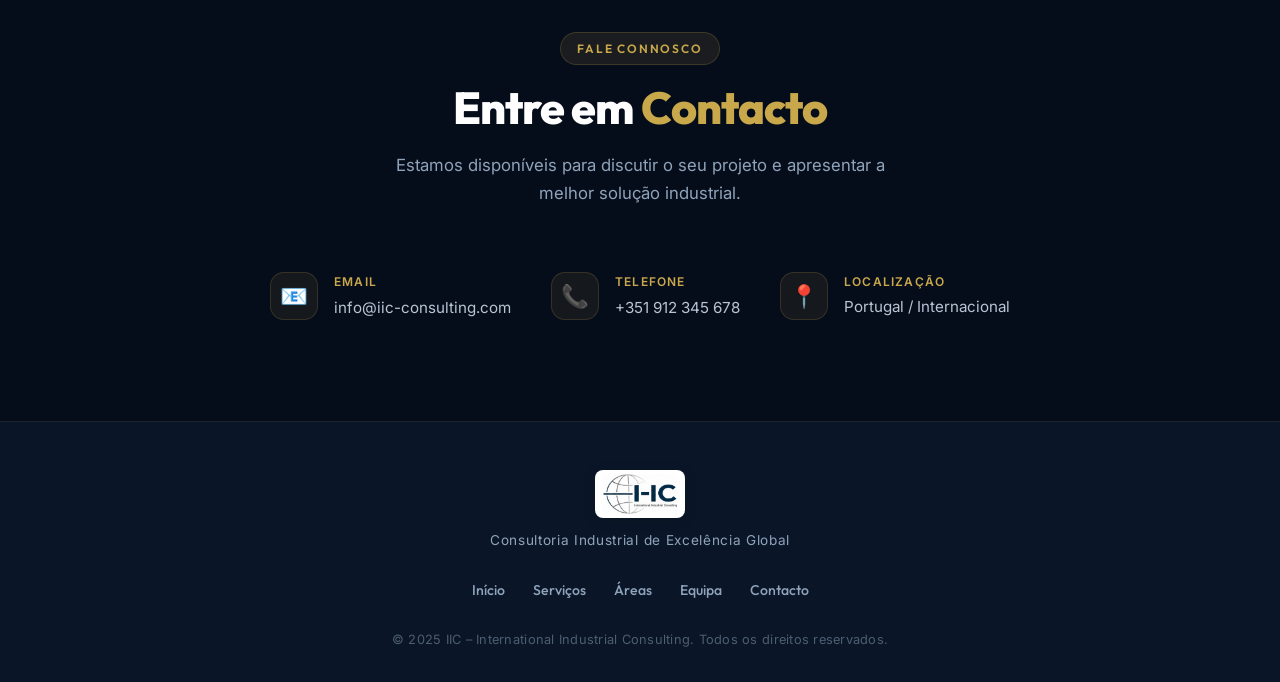
<file: index 1.html>
<!DOCTYPE html>
<html lang="pt">
<head>
  <meta charset="UTF-8" />
  <meta name="viewport" content="width=device-width, initial-scale=1.0" />
  <title>IIC – International Industrial Consulting</title>
  <meta name="description" content="IIC – International Industrial Consulting. Especialistas em moldes de injeção, componentes automotivos, sistemas de manufatura e consultoria industrial de excelência global." />
  <link rel="preconnect" href="https://fonts.googleapis.com">
  <link rel="preconnect" href="https://fonts.gstatic.com" crossorigin>
  <link href="https://fonts.googleapis.com/css2?family=Outfit:wght@300;400;500;600;700;800;900&family=Inter:wght@300;400;500;600&display=swap" rel="stylesheet">
  <link rel="stylesheet" href="style.css" />
  <link rel="stylesheet" href="admin.css" />
</head>
<body>

  <!-- NAVBAR -->
  <nav id="navbar" class="navbar">
    <div class="nav-container">
      <a href="#home" class="nav-logo">
        <img src="assets/logo.png" alt="IIC Logo" class="logo-img" />
      </a>
      <div class="lang-toggle">
        <button id="lang-pt" class="lang-btn active" onclick="setLang('pt')">PT</button>
        <span>|</span>
        <button id="lang-en" class="lang-btn" onclick="setLang('en')">EN</button>
      </div>
      <button class="hamburger" id="hamburger" aria-label="Menu">
        <span></span><span></span><span></span>
      </button>
      <ul class="nav-menu" id="nav-menu">
        <li><a href="#home" class="nav-link" data-pt="Início" data-en="Home">Início</a></li>
        <li><a href="#services" class="nav-link" data-pt="Serviços" data-en="Services">Serviços</a></li>
        <li><a href="#areas" class="nav-link" data-pt="Áreas" data-en="Areas">Áreas</a></li>
        <li><a href="#team" class="nav-link" data-pt="Equipa" data-en="Team">Equipa</a></li>
        <li><a href="#contact" class="nav-link cta-nav" data-pt="Contacto" data-en="Contact">Contacto</a></li>
      </ul>
    </div>
  </nav>

  <!-- HERO -->
  <section id="home" class="hero">
    <div class="hero-bg">
      <img src="assets/hero_bg.png" alt="Industrial Manufacturing" class="hero-bg-img" />
      <div class="hero-overlay"></div>
    </div>
    <div class="hero-content">
      <div class="hero-badge" data-pt="Consultoria Industrial Global" data-en="Global Industrial Consulting">Consultoria Industrial Global</div>
      <h1 class="hero-title">
        <span class="title-line" data-pt="Engenharia" data-en="Engineering">Engenharia</span>
        <span class="title-line gold" data-pt="de Excelência" data-en="Excellence">de Excelência</span>
        <span class="title-line" data-pt="à Escala Global" data-en="at a Global Scale">à Escala Global</span>
      </h1>
      <p class="hero-sub" data-pt="Especialistas em moldes de injeção plástica, componentes automotivos, automação industrial e estudos reológicos de classe mundial." data-en="Specialists in plastic injection molds, automotive components, industrial automation, and world-class rheological studies.">
        Especialistas em moldes de injeção plástica, componentes automotivos, automação industrial e estudos reológicos de classe mundial.
      </p>
      <div class="hero-actions">
        <a href="#services" class="btn btn-primary" data-pt="Explorar Serviços" data-en="Explore Services">Explorar Serviços</a>
        <a href="#contact" class="btn btn-outline" data-pt="Falar Connosco" data-en="Get in Touch">Falar Connosco</a>
      </div>
      <div class="hero-stats">
        <div class="stat-item">
          <span class="stat-num">20+</span>
          <span class="stat-label" data-pt="Anos de Experiência" data-en="Years of Experience">Anos de Experiência</span>
        </div>
        <div class="stat-divider"></div>
        <div class="stat-item">
          <span class="stat-num">8</span>
          <span class="stat-label" data-pt="Áreas de Negócio" data-en="Business Areas">Áreas de Negócio</span>
        </div>
        <div class="stat-divider"></div>
        <div class="stat-item">
          <span class="stat-num">150+</span>
          <span class="stat-label" data-pt="Projetos Concluídos" data-en="Projects Completed">Projetos Concluídos</span>
        </div>
      </div>
    </div>
    <div class="hero-scroll">
      <div class="scroll-line"></div>
      <span data-pt="Scroll" data-en="Scroll">Scroll</span>
    </div>
  </section>

  <!-- ABOUT STRIP -->
  <section class="about-strip">
    <div class="container">
      <div class="strip-grid">
        <div class="strip-icon-block">
          <div class="strip-icon">🌐</div>
          <div>
            <h3 data-pt="Alcance Global" data-en="Global Reach">Alcance Global</h3>
            <p data-pt="Presença em múltiplos mercados internacionais." data-en="Presence across multiple international markets.">Presença em múltiplos mercados internacionais.</p>
          </div>
        </div>
        <div class="strip-icon-block">
          <div class="strip-icon">⚙️</div>
          <div>
            <h3 data-pt="Precisão Técnica" data-en="Technical Precision">Precisão Técnica</h3>
            <p data-pt="Engenharia de alta performance para a indústria 4.0." data-en="High-performance engineering for Industry 4.0.">Engenharia de alta performance para a indústria 4.0.</p>
          </div>
        </div>
        <div class="strip-icon-block">
          <div class="strip-icon">💡</div>
          <div>
            <h3 data-pt="Inovação Aplicada" data-en="Applied Innovation">Inovação Aplicada</h3>
            <p data-pt="Soluções customizadas com tecnologia de ponta." data-en="Customised solutions with cutting-edge technology.">Soluções customizadas com tecnologia de ponta.</p>
          </div>
        </div>
      </div>
    </div>
  </section>

  <!-- SERVICES -->
  <section id="services" class="services section">
    <div class="container">
      <div class="section-header">
        <span class="section-tag" data-pt="O que fazemos" data-en="What we do">O que fazemos</span>
        <h2 data-pt="Serviços de Excelência" data-en="Excellence Services">Serviços de <span class="gold-text">Excelência</span></h2>
        <p data-pt="Consultoria especializada para os desafios mais complexos da indústria moderna." data-en="Specialised consulting for the most complex challenges in modern industry.">Consultoria especializada para os desafios mais complexos da indústria moderna.</p>
      </div>
      <div class="services-grid">

        <div class="service-card" data-delay="0">
          <div class="service-card-inner">
            <div class="service-icon-wrap">
              <svg viewBox="0 0 64 64" fill="none" xmlns="http://www.w3.org/2000/svg"><rect x="8" y="16" width="48" height="32" rx="4" stroke="#C9A84C" stroke-width="2.5"/><rect x="16" y="24" width="12" height="16" rx="2" stroke="#C9A84C" stroke-width="2"/><rect x="36" y="24" width="12" height="16" rx="2" stroke="#C9A84C" stroke-width="2"/><line x1="28" y1="32" x2="36" y2="32" stroke="#C9A84C" stroke-width="2.5"/></svg>
            </div>
            <h3 data-pt="Moldes de Injeção Plástica" data-en="Plastic Injection Molds">Moldes de Injeção Plástica</h3>
            <p data-pt="Desenvolvimento e consultoria de moldes de alta precisão para embalagem e componentes automotivos." data-en="Development and consulting of high-precision molds for packaging and automotive components.">Desenvolvimento e consultoria de moldes de alta precisão para embalagem e componentes automotivos.</p>
            <a href="#contact" class="service-link" data-pt="Saber mais →" data-en="Learn more →">Saber mais →</a>
          </div>
        </div>

        <div class="service-card" data-delay="100">
          <div class="service-card-inner">
            <div class="service-icon-wrap">
              <svg viewBox="0 0 64 64" fill="none" xmlns="http://www.w3.org/2000/svg"><circle cx="32" cy="32" r="20" stroke="#C9A84C" stroke-width="2.5"/><polyline points="22,32 28,38 42,24" stroke="#C9A84C" stroke-width="2.5" stroke-linecap="round" stroke-linejoin="round"/></svg>
            </div>
            <h3 data-pt="Aços Especiais para Moldes" data-en="Special Steels for Molds">Aços Especiais para Moldes</h3>
            <p data-pt="Fornecimento e consultoria em aços especiais de alto desempenho para ferramentaria industrial." data-en="Supply and consulting in high-performance special steels for industrial tooling.">Fornecimento e consultoria em aços especiais de alto desempenho para ferramentaria industrial.</p>
            <a href="#contact" class="service-link" data-pt="Saber mais →" data-en="Learn more →">Saber mais →</a>
          </div>
        </div>

        <div class="service-card featured" data-delay="200">
          <div class="service-card-inner">
            <div class="service-icon-wrap">
              <svg viewBox="0 0 64 64" fill="none" xmlns="http://www.w3.org/2000/svg"><path d="M32 8 L56 32 L32 56 L8 32 Z" stroke="#C9A84C" stroke-width="2.5"/><circle cx="32" cy="32" r="8" stroke="#C9A84C" stroke-width="2"/></svg>
            </div>
            <div class="featured-badge" data-pt="Destaque" data-en="Featured">Destaque</div>
            <h3 data-pt="Sistemas de Rastreio de Moldes" data-en="Mold Tracking Systems">Sistemas de Rastreio de Moldes</h3>
            <p data-pt="Soluções de rastreamento inteligente para monitorização e gestão do ciclo de vida de moldes críticos." data-en="Intelligent tracking solutions for monitoring and lifecycle management of critical molds.">Soluções de rastreamento inteligente para monitorização e gestão do ciclo de vida de moldes críticos.</p>
            <a href="#contact" class="service-link" data-pt="Saber mais →" data-en="Learn more →">Saber mais →</a>
          </div>
        </div>

        <div class="service-card" data-delay="300">
          <div class="service-card-inner">
            <div class="service-icon-wrap">
              <svg viewBox="0 0 64 64" fill="none" xmlns="http://www.w3.org/2000/svg"><rect x="12" y="28" width="10" height="20" rx="2" stroke="#C9A84C" stroke-width="2.5"/><rect x="27" y="20" width="10" height="28" rx="2" stroke="#C9A84C" stroke-width="2.5"/><rect x="42" y="14" width="10" height="34" rx="2" stroke="#C9A84C" stroke-width="2.5"/><line x1="8" y1="52" x2="56" y2="52" stroke="#C9A84C" stroke-width="2"/></svg>
            </div>
            <h3 data-pt="Estudos Reológicos Moldflow" data-en="Moldflow Rheology Studies">Estudos Reológicos Moldflow</h3>
            <p data-pt="Simulação e análise avançada com tecnologia Moldflow para otimização do processo de injeção." data-en="Advanced simulation and analysis with Moldflow technology to optimise the injection process.">Simulação e análise avançada com tecnologia Moldflow para otimização do processo de injeção.</p>
            <a href="#contact" class="service-link" data-pt="Saber mais →" data-en="Learn more →">Saber mais →</a>
          </div>
        </div>

        <div class="service-card" data-delay="400">
          <div class="service-card-inner">
            <div class="service-icon-wrap">
              <svg viewBox="0 0 64 64" fill="none" xmlns="http://www.w3.org/2000/svg"><circle cx="20" cy="32" r="8" stroke="#C9A84C" stroke-width="2.5"/><circle cx="44" cy="32" r="8" stroke="#C9A84C" stroke-width="2.5"/><line x1="28" y1="32" x2="36" y2="32" stroke="#C9A84C" stroke-width="2.5"/><path d="M12 44 Q20 52 28 44" stroke="#C9A84C" stroke-width="2" fill="none"/></svg>
            </div>
            <h3 data-pt="Máquinas de Teste de Circuito de Água" data-en="Water Circuit Testing Machines">Máquinas de Teste de Circuito de Água</h3>
            <p data-pt="Equipamentos especializados para teste e limpeza de circuitos de arrefecimento em moldes industriais." data-en="Specialised equipment for testing and cleaning cooling circuits in industrial molds.">Equipamentos especializados para teste e limpeza de circuitos de arrefecimento em moldes industriais.</p>
            <a href="#contact" class="service-link" data-pt="Saber mais →" data-en="Learn more →">Saber mais →</a>
          </div>
        </div>

        <div class="service-card" data-delay="500">
          <div class="service-card-inner">
            <div class="service-icon-wrap">
              <svg viewBox="0 0 64 64" fill="none" xmlns="http://www.w3.org/2000/svg"><rect x="16" y="16" width="32" height="32" rx="4" stroke="#C9A84C" stroke-width="2.5"/><path d="M24 32 L28 36 L40 24" stroke="#C9A84C" stroke-width="2.5" stroke-linecap="round" stroke-linejoin="round"/></svg>
            </div>
            <h3 data-pt="Automação de Moldes" data-en="Mold Automation">Automação de Moldes</h3>
            <p data-pt="Sistemas de automação avançados para processos de injeção plástica eficientes e repetíveis." data-en="Advanced automation systems for efficient and repeatable plastic injection processes.">Sistemas de automação avançados para processos de injeção plástica eficientes e repetíveis.</p>
            <a href="#contact" class="service-link" data-pt="Saber mais →" data-en="Learn more →">Saber mais →</a>
          </div>
        </div>

      </div>
    </div>
  </section>

  <!-- BUSINESS AREAS -->
  <section id="areas" class="areas section">
    <div class="areas-bg-glow"></div>
    <div class="container">
      <div class="section-header light">
        <span class="section-tag" data-pt="O nosso foco" data-en="Our focus">O nosso foco</span>
        <h2 data-pt="Áreas de Negócio" data-en="Business Areas">Áreas de <span class="gold-text">Negócio</span></h2>
        <p data-pt="Cobrimos todo o espectro da consultoria industrial com profundidade técnica e experiência comprovada." data-en="We cover the full spectrum of industrial consulting with technical depth and proven expertise.">Cobrimos todo o espectro da consultoria industrial com profundidade técnica e experiência comprovada.</p>
      </div>
      <div class="areas-grid">
        <div class="area-item reveal">
          <div class="area-number">01</div>
          <div class="area-content">
            <h4 data-pt="Moldes de Injeção para Embalagem" data-en="Packaging Injection Molds">Moldes de Injeção para Embalagem</h4>
            <p data-pt="Desenvolvimento de moldes para soluções de embalagem plástica de alta precisão." data-en="Development of molds for high-precision plastic packaging solutions.">Desenvolvimento de moldes para soluções de embalagem plástica de alta precisão.</p>
          </div>
        </div>
        <div class="area-item reveal">
          <div class="area-number">02</div>
          <div class="area-content">
            <h4 data-pt="Moldes Plásticos Automotivos" data-en="Automotive Plastic Molds">Moldes Plásticos Automotivos</h4>
            <p data-pt="Moldes de alto desempenho para componentes automotivos de precisão." data-en="High-performance molds for precision automotive components.">Moldes de alto desempenho para componentes automotivos de precisão.</p>
          </div>
        </div>
        <div class="area-item reveal">
          <div class="area-number">03</div>
          <div class="area-content">
            <h4 data-pt="Aços Especiais para Moldes" data-en="Special Steels for Molds">Aços Especiais para Moldes</h4>
            <p data-pt="Fornecimento e consultoria em aços especiais para ferramentaria." data-en="Supply and consulting in special steels for tooling.">Fornecimento e consultoria em aços especiais para ferramentaria.</p>
          </div>
        </div>
        <div class="area-item reveal">
          <div class="area-number">04</div>
          <div class="area-content">
            <h4 data-pt="Sistemas de Rastreio de Moldes" data-en="Mold Tracking Systems">Sistemas de Rastreio de Moldes</h4>
            <p data-pt="Soluções de monitorização inteligente para moldes críticos." data-en="Intelligent monitoring solutions for critical molds.">Soluções de monitorização inteligente para moldes críticos.</p>
          </div>
        </div>
        <div class="area-item reveal">
          <div class="area-number">05</div>
          <div class="area-content">
            <h4 data-pt="Automação de Moldes" data-en="Mold Automation">Automação de Moldes</h4>
            <p data-pt="Automação de processos de injeção para máxima eficiência operacional." data-en="Injection process automation for maximum operational efficiency.">Automação de processos de injeção para máxima eficiência operacional.</p>
          </div>
        </div>
        <div class="area-item reveal">
          <div class="area-number">06</div>
          <div class="area-content">
            <h4 data-pt="Estudos Reológicos Moldflow" data-en="Moldflow Rheology Studies">Estudos Reológicos Moldflow</h4>
            <p data-pt="Simulação avançada com Moldflow para otimização do processo." data-en="Advanced simulation with Moldflow for process optimisation.">Simulação avançada com Moldflow para otimização do processo.</p>
          </div>
        </div>
        <div class="area-item reveal">
          <div class="area-number">07</div>
          <div class="area-content">
            <h4 data-pt="Máquinas de Teste de Circuito de Água" data-en="Water Circuit Testing Machines">Máquinas de Teste de Circuito de Água</h4>
            <p data-pt="Equipamentos para limpeza e teste de canais de arrefecimento." data-en="Equipment for cleaning and testing cooling channels.">Equipamentos para limpeza e teste de canais de arrefecimento.</p>
          </div>
        </div>
        <div class="area-item reveal">
          <div class="area-number">08</div>
          <div class="area-content">
            <h4 data-pt="Máquinas de Injeção Plástica" data-en="Plastic Injection Machines">Máquinas de Injeção Plástica</h4>
            <p data-pt="Fornecimento e consultoria para máquinas de injeção plástica industriais." data-en="Supply and consulting for industrial plastic injection machines.">Fornecimento e consultoria para máquinas de injeção plástica industriais.</p>
          </div>
        </div>
      </div>
    </div>
  </section>

  <!-- TEAM -->
  <section id="team" class="team section">
    <div class="container">
      <div class="section-header">
        <span class="section-tag" data-pt="Quem somos" data-en="Who we are">Quem somos</span>
        <h2 data-pt="A Nossa Equipa" data-en="Our Team">A Nossa <span class="gold-text">Equipa</span></h2>
        <p data-pt="Consultores seniores com décadas de experiência na indústria de moldes e automação." data-en="Senior consultants with decades of experience in the mold making and automation industry.">Consultores seniores com décadas de experiência na indústria de moldes e automação.</p>
      </div>
      <div class="team-grid">
        <div class="team-card reveal">
          <div class="team-avatar">
            <div class="avatar-placeholder">JM</div>
            <div class="team-gold-ring"></div>
          </div>
          <div class="team-info">
            <h4>João Mendes</h4>
            <span class="team-role" data-pt="Especialista em Moldes Automotivos" data-en="Automotive Mold Specialist">Especialista em Moldes Automotivos</span>
            <p data-pt="20+ anos em engenharia de moldes de injeção plástica para o sector automotivo europeu." data-en="20+ years in plastic injection mold engineering for the European automotive sector.">20+ anos em engenharia de moldes de injeção plástica para o sector automotivo europeu.</p>
            <a href="#contact" class="team-cv-btn" data-pt="Descarregar CV" data-en="Download CV">Descarregar CV</a>
          </div>
        </div>
        <div class="team-card reveal">
          <div class="team-avatar">
            <div class="avatar-placeholder">AS</div>
            <div class="team-gold-ring"></div>
          </div>
          <div class="team-info">
            <h4>Ana Santos</h4>
            <span class="team-role" data-pt="Especialista em Design de Moldes" data-en="Mold Design Specialist">Especialista em Design de Moldes</span>
            <p data-pt="Especialista em design de ferramentaria e aços especiais com experiência em projetos internacionais." data-en="Tooling design and special steels specialist with experience on international projects.">Especialista em design de ferramentaria e aços especiais com experiência em projetos internacionais.</p>
            <a href="#contact" class="team-cv-btn" data-pt="Descarregar CV" data-en="Download CV">Descarregar CV</a>
          </div>
        </div>
        <div class="team-card reveal">
          <div class="team-avatar">
            <div class="avatar-placeholder">RC</div>
            <div class="team-gold-ring"></div>
          </div>
          <div class="team-info">
            <h4>Rui Costa</h4>
            <span class="team-role" data-pt="Especialista em Manufatura Avançada" data-en="Advanced Manufacturing Specialist">Especialista em Manufatura Avançada</span>
            <p data-pt="Perito em sistemas de manufatura automatizada e integração de robótica industrial." data-en="Expert in automated manufacturing systems and industrial robotics integration.">Perito em sistemas de manufatura automatizada e integração de robótica industrial.</p>
            <a href="#contact" class="team-cv-btn" data-pt="Descarregar CV" data-en="Download CV">Descarregar CV</a>
          </div>
        </div>
        <div class="team-card reveal">
          <div class="team-avatar">
            <div class="avatar-placeholder">MF</div>
            <div class="team-gold-ring"></div>
          </div>
          <div class="team-info">
            <h4>Marta Ferreira</h4>
            <span class="team-role" data-pt="Especialista Moldflow e Reologia" data-en="Moldflow & Rheology Specialist">Especialista Moldflow e Reologia</span>
            <p data-pt="Doutora em polímeros com especialização em simulação Moldflow e otimização de processos de injeção." data-en="PhD in polymers specialised in Moldflow simulation and injection process optimisation.">Doutora em polímeros com especialização em simulação Moldflow e otimização de processos de injeção.</p>
            <a href="#contact" class="team-cv-btn" data-pt="Descarregar CV" data-en="Download CV">Descarregar CV</a>
          </div>
        </div>
        <div class="team-card reveal">
          <div class="team-avatar">
            <div class="avatar-placeholder">PO</div>
            <div class="team-gold-ring"></div>
          </div>
          <div class="team-info">
            <h4>Pedro Oliveira</h4>
            <span class="team-role" data-pt="Especialista em Automação Industrial" data-en="Industrial Automation Specialist">Especialista em Automação Industrial</span>
            <p data-pt="15+ anos em automação de processos e otimização de linhas de produção industrial de alto volume." data-en="15+ years in process automation and optimisation of high-volume industrial production lines.">15+ anos em automação de processos e otimização de linhas de produção industrial de alto volume.</p>
            <a href="#contact" class="team-cv-btn" data-pt="Descarregar CV" data-en="Download CV">Descarregar CV</a>
          </div>
        </div>
      </div>
    </div>
  </section>

  <!-- CTA BANNER -->
  <section class="cta-banner">
    <div class="cta-banner-bg"></div>
    <div class="container cta-content">
      <h2 data-pt="Pronto para elevar a sua operação industrial?" data-en="Ready to elevate your industrial operation?">Pronto para elevar a sua <span class="gold-text">operação industrial?</span></h2>
      <p data-pt="Trabalhe com os melhores especialistas do sector para soluções que fazem a diferença." data-en="Work with the best specialists in the industry for solutions that make a difference.">Trabalhe com os melhores especialistas do sector para soluções que fazem a diferença.</p>
      <a href="#contact" class="btn btn-primary btn-large" data-pt="Iniciar Projeto" data-en="Start a Project">Iniciar Projeto</a>
    </div>
  </section>

  <!-- CONTACT -->
  <section id="contact" class="contact section">
    <div class="container">
      <div class="section-header">
        <span class="section-tag" data-pt="Fale Connosco" data-en="Get in Touch">Fale Connosco</span>
        <h2 data-pt="Contacto" data-en="Contact">Entre em <span class="gold-text">Contacto</span></h2>
        <p data-pt="Estamos disponíveis para discutir o seu projeto e apresentar a melhor solução industrial." data-en="We are available to discuss your project and present the best industrial solution.">Estamos disponíveis para discutir o seu projeto e apresentar a melhor solução industrial.</p>
      </div>
      <div class="contact-info contact-info-centered">
        <div class="contact-item">
          <div class="ci-icon">📧</div>
          <div>
            <span data-pt="Email" data-en="Email">Email</span>
            <a href="mailto:info@iic-consulting.com">info@iic-consulting.com</a>
          </div>
        </div>
        <div class="contact-item">
          <div class="ci-icon">📞</div>
          <div>
            <span data-pt="Telefone" data-en="Phone">Telefone</span>
            <a href="tel:+351912345678">+351 912 345 678</a>
          </div>
        </div>
        <div class="contact-item">
          <div class="ci-icon">📍</div>
          <div>
            <span data-pt="Localização" data-en="Location">Localização</span>
            <p>Portugal / Internacional</p>
          </div>
        </div>
      </div>
    </div>
  </section>

  <!-- FOOTER -->
  <footer class="footer">
    <div class="container footer-inner">
      <div class="footer-logo">
        <img src="assets/logo.png" alt="IIC Logo" />
        <p data-pt="Consultoria Industrial de Excelência Global" data-en="Global Excellence Industrial Consulting">Consultoria Industrial de Excelência Global</p>
      </div>
      <div class="footer-links">
        <a href="#home" data-pt="Início" data-en="Home">Início</a>
        <a href="#services" data-pt="Serviços" data-en="Services">Serviços</a>
        <a href="#areas" data-pt="Áreas" data-en="Areas">Áreas</a>
        <a href="#team" data-pt="Equipa" data-en="Team">Equipa</a>
        <a href="#contact" data-pt="Contacto" data-en="Contact">Contacto</a>
      </div>
      <p class="footer-copy">© 2025 IIC – International Industrial Consulting. <span data-pt="Todos os direitos reservados." data-en="All rights reserved.">Todos os direitos reservados.</span></p>
    </div>
  </footer>

  <script src="main.js"></script>
  <script src="admin.js"></script>
</body>
</html>
</file>
<file: style.css>
/* =============================================
   IIC – International Industrial Consulting
   Design System & Styles
   ============================================= */

/* --- CSS Variables --- */
:root {
  --navy-950: #060d1a;
  --navy-900: #0a1628;
  --navy-800: #0f2044;
  --navy-700: #162d5e;
  --navy-600: #1e3a78;
  --gold-400: #e8c56a;
  --gold-500: #C9A84C;
  --gold-600: #a88832;
  --silver: #b8c4d4;
  --white: #ffffff;
  --off-white: #f0f4f8;
  --text-muted: #8fa3bb;
  --card-bg: rgba(15, 32, 68, 0.6);
  --card-border: rgba(201, 168, 76, 0.18);
  --glass-bg: rgba(10, 22, 40, 0.72);
  --glass-border: rgba(201, 168, 76, 0.22);
  --radius-sm: 8px;
  --radius-md: 14px;
  --radius-lg: 22px;
  --transition: all 0.3s cubic-bezier(0.4, 0, 0.2, 1);
  --transition-slow: all 0.6s cubic-bezier(0.4, 0, 0.2, 1);
  --font-display: 'Outfit', sans-serif;
  --font-body: 'Inter', sans-serif;
  --shadow-gold: 0 0 40px rgba(201, 168, 76, 0.15);
  --shadow-card: 0 8px 32px rgba(0, 0, 0, 0.35);
  --shadow-glow: 0 0 80px rgba(30, 58, 120, 0.4);
}

/* --- Light Theme Override --- */
:root.light-theme {
  --navy-950: #f5f7fa;
  --navy-900: #edf0f5;
  --navy-800: #e2e7ef;
  --navy-700: #d0d8e4;
  --navy-600: #bcc6d6;
  --gold-400: #c4940f;
  --gold-500: #a87d0a;
  --gold-600: #8c6808;
  --silver: #4a5568;
  --white: #1a202c;
  --off-white: #f0f4f8;
  --text-muted: #637085;
  --card-bg: rgba(255, 255, 255, 0.85);
  --card-border: rgba(168, 125, 10, 0.2);
  --glass-bg: rgba(255, 255, 255, 0.82);
  --glass-border: rgba(168, 125, 10, 0.18);
  --shadow-gold: 0 0 40px rgba(168, 125, 10, 0.1);
  --shadow-card: 0 8px 32px rgba(0, 0, 0, 0.08);
  --shadow-glow: 0 0 80px rgba(168, 125, 10, 0.08);
}

/* Light theme – specific overrides */
.light-theme body {
  background-color: var(--navy-950);
  color: var(--white);
}

.light-theme .hero-overlay {
  background:
    linear-gradient(to right, rgba(245, 247, 250, 0.92) 40%, rgba(245, 247, 250, 0.45) 100%),
    linear-gradient(to top, rgba(245, 247, 250, 0.88) 0%, transparent 60%);
}

.light-theme .navbar.scrolled {
  background: var(--glass-bg);
  border-bottom: 1px solid var(--glass-border);
  box-shadow: 0 4px 24px rgba(0, 0, 0, 0.06);
}

.light-theme .hamburger span {
  background: var(--white);
}

.light-theme .nav-menu {
  background: var(--navy-950);
}

.light-theme .logo-img {
  background: var(--off-white);
  box-shadow: 0 2px 12px rgba(0, 0, 0, 0.08);
}

.light-theme .about-strip {
  background: linear-gradient(135deg, var(--navy-800), var(--navy-900));
  border-top: 1px solid rgba(168, 125, 10, 0.12);
  border-bottom: 1px solid rgba(168, 125, 10, 0.12);
}

.light-theme .service-card {
  background: var(--card-bg);
  border-color: var(--card-border);
  backdrop-filter: blur(12px);
}

.light-theme .service-card.featured {
  background: linear-gradient(145deg, #fff8e7, #fff3d0);
  border-color: rgba(168, 125, 10, 0.35);
}

.light-theme .service-icon-wrap {
  background: rgba(168, 125, 10, 0.08);
  border-color: rgba(168, 125, 10, 0.18);
}

.light-theme .areas {
  background: linear-gradient(180deg, var(--navy-900) 0%, var(--navy-800) 100%);
}

.light-theme .areas-bg-glow {
  background: radial-gradient(circle, rgba(168, 125, 10, 0.08) 0%, transparent 70%);
}

.light-theme .areas-grid {
  background: rgba(168, 125, 10, 0.06);
  border-color: rgba(168, 125, 10, 0.1);
}

.light-theme .area-item {
  background: rgba(255, 255, 255, 0.85);
  border-color: rgba(168, 125, 10, 0.08);
}

.light-theme .area-item:hover {
  background: rgba(255, 248, 231, 0.9);
}

.light-theme .team-card {
  background: var(--card-bg);
  border-color: var(--card-border);
  backdrop-filter: blur(12px);
}

.light-theme .avatar-placeholder {
  background: linear-gradient(135deg, #e8dcc0, #f0e4c8);
  color: var(--gold-600);
}

.light-theme .btn-primary {
  color: #fff;
}

.light-theme .btn-outline {
  color: var(--white);
  border-color: rgba(26, 32, 44, 0.25);
}

.light-theme .btn-outline:hover {
  border-color: var(--gold-500);
  color: var(--gold-500);
}

.light-theme .cta-banner-bg {
  background: linear-gradient(135deg, var(--navy-800) 0%, var(--navy-700) 50%, var(--navy-800) 100%);
}

.light-theme .ci-icon {
  background: rgba(168, 125, 10, 0.08);
  border-color: rgba(168, 125, 10, 0.15);
}

.light-theme .form-group input,
.light-theme .form-group textarea {
  background: rgba(255, 255, 255, 0.7);
  border-color: rgba(168, 125, 10, 0.18);
  color: #1a202c;
}

.light-theme .form-group input:focus,
.light-theme .form-group textarea:focus {
  background: rgba(255, 255, 255, 0.9);
  border-color: var(--gold-500);
  box-shadow: 0 0 0 3px rgba(168, 125, 10, 0.1);
}

.light-theme .form-group input::placeholder,
.light-theme .form-group textarea::placeholder {
  color: #8a96a6;
}

.light-theme .footer {
  background: var(--navy-900);
  border-top: 1px solid rgba(168, 125, 10, 0.1);
}

.light-theme .footer-logo img {
  background: var(--off-white);
  box-shadow: 0 2px 12px rgba(0, 0, 0, 0.06);
}

.light-theme .hero-badge {
  background: rgba(168, 125, 10, 0.1);
  border-color: rgba(168, 125, 10, 0.25);
}

.light-theme .section-tag {
  background: rgba(168, 125, 10, 0.08);
  border-color: rgba(168, 125, 10, 0.18);
}

.light-theme .stat-divider {
  background: rgba(168, 125, 10, 0.2);
}

.light-theme .strip-icon {
  background: rgba(168, 125, 10, 0.08);
  border-color: rgba(168, 125, 10, 0.15);
}

.light-theme .team-cv-btn {
  border-color: rgba(168, 125, 10, 0.25);
}

.light-theme .team-cv-btn:hover {
  background: rgba(168, 125, 10, 0.08);
}

.light-theme .form-success {
  background: rgba(168, 125, 10, 0.08);
  border-color: rgba(168, 125, 10, 0.25);
}

.light-theme .featured-badge {
  color: #fff;
}

/* --- Reset & Base --- */
*, *::before, *::after {
  margin: 0; padding: 0; box-sizing: border-box;
}

html {
  scroll-behavior: smooth;
  font-size: 16px;
}

body {
  background-color: var(--navy-950);
  color: var(--white);
  font-family: var(--font-body);
  line-height: 1.6;
  overflow-x: hidden;
  -webkit-font-smoothing: antialiased;
}

a { text-decoration: none; color: inherit; transition: var(--transition); }
ul { list-style: none; }
img { max-width: 100%; display: block; }

.container {
  max-width: 1200px;
  margin: 0 auto;
  padding: 0 24px;
}

.section {
  padding: 100px 0;
}

.gold-text { color: var(--gold-500); }

/* --- Navbar --- */
.navbar {
  position: fixed;
  top: 0; left: 0; right: 0;
  z-index: 1000;
  padding: 16px 0;
  transition: var(--transition);
}

.navbar.scrolled {
  background: var(--glass-bg);
  backdrop-filter: blur(20px);
  -webkit-backdrop-filter: blur(20px);
  border-bottom: 1px solid var(--glass-border);
  padding: 10px 0;
  box-shadow: 0 4px 30px rgba(0,0,0,0.4);
}

.nav-container {
  max-width: 1200px;
  margin: 0 auto;
  padding: 0 24px;
  display: flex;
  align-items: center;
  justify-content: space-between;
  gap: 32px;
}

.nav-logo { display: flex; align-items: center; }
.logo-img {
  height: 48px;
  width: auto;
  object-fit: contain;
  border-radius: 8px;
  background: var(--white);
  padding: 4px 8px;
  box-shadow: 0 2px 12px rgba(0, 0, 0, 0.2);
  transition: var(--transition);
}
.nav-logo:hover .logo-img {
  box-shadow: 0 4px 20px rgba(201, 168, 76, 0.25);
}

.nav-menu {
  display: flex;
  align-items: center;
  gap: 8px;
  margin-left: auto;
}

.nav-link {
  font-family: var(--font-display);
  font-weight: 500;
  font-size: 0.95rem;
  color: var(--silver);
  padding: 8px 14px;
  border-radius: var(--radius-sm);
  letter-spacing: 0.02em;
  transition: var(--transition);
}

.nav-link:hover { color: var(--white); background: rgba(201, 168, 76, 0.08); }

.cta-nav {
  background: linear-gradient(135deg, var(--gold-600), var(--gold-400));
  color: var(--navy-900) !important;
  font-weight: 700;
  padding: 9px 20px;
  border-radius: var(--radius-sm);
}

.cta-nav:hover {
  transform: translateY(-2px);
  box-shadow: 0 6px 24px rgba(201, 168, 76, 0.4);
  background: linear-gradient(135deg, var(--gold-400), var(--gold-600));
}

.lang-toggle {
  display: flex;
  align-items: center;
  gap: 6px;
  font-size: 0.8rem;
  color: var(--text-muted);
}

.lang-btn {
  background: none;
  border: none;
  cursor: pointer;
  font-family: var(--font-display);
  font-weight: 600;
  font-size: 0.8rem;
  color: var(--text-muted);
  letter-spacing: 0.05em;
  padding: 2px 4px;
  transition: var(--transition);
}

.lang-btn.active, .lang-btn:hover { color: var(--gold-500); }

.hamburger {
  display: none;
  flex-direction: column;
  gap: 5px;
  background: none;
  border: none;
  cursor: pointer;
  padding: 4px;
}

.hamburger span {
  display: block;
  width: 24px;
  height: 2px;
  background: var(--white);
  border-radius: 2px;
  transition: var(--transition);
}

/* --- Hero Section --- */
.hero {
  position: relative;
  min-height: 100vh;
  display: flex;
  align-items: center;
  overflow: hidden;
}

.hero-bg {
  position: absolute;
  inset: 0;
  z-index: 0;
}

.hero-bg-img {
  width: 100%;
  height: 100%;
  object-fit: cover;
  object-position: center;
}

.hero-overlay {
  position: absolute;
  inset: 0;
  background:
    linear-gradient(to right, rgba(6, 13, 26, 0.95) 40%, rgba(6, 13, 26, 0.5) 100%),
    linear-gradient(to top, rgba(6, 13, 26, 0.9) 0%, transparent 60%);
}

.hero-content {
  position: relative;
  z-index: 1;
  max-width: 1200px;
  margin: 0 auto;
  padding: 140px 24px 80px;
  max-width: 680px;
  padding-left: 48px;
}

.hero-badge {
  display: inline-flex;
  align-items: center;
  gap: 8px;
  background: rgba(201, 168, 76, 0.12);
  border: 1px solid rgba(201, 168, 76, 0.3);
  color: var(--gold-400);
  font-family: var(--font-display);
  font-size: 0.8rem;
  font-weight: 600;
  letter-spacing: 0.12em;
  text-transform: uppercase;
  padding: 8px 18px;
  border-radius: 100px;
  margin-bottom: 28px;
  animation: fadeInDown 0.8s ease both;
}

.hero-badge::before {
  content: '';
  width: 6px; height: 6px;
  background: var(--gold-500);
  border-radius: 50%;
  animation: pulse 2s infinite;
}

.hero-title {
  font-family: var(--font-display);
  font-size: clamp(2.6rem, 5.5vw, 4.2rem);
  font-weight: 800;
  line-height: 1.1;
  letter-spacing: -0.03em;
  margin-bottom: 24px;
}

.title-line {
  display: block;
  animation: fadeInLeft 0.8s ease both;
}

.title-line:nth-child(2) { animation-delay: 0.1s; }
.title-line:nth-child(3) { animation-delay: 0.2s; }
.title-line.gold { color: var(--gold-400); }

.hero-sub {
  font-size: 1.1rem;
  color: var(--silver);
  line-height: 1.7;
  margin-bottom: 36px;
  max-width: 520px;
  animation: fadeInLeft 0.8s ease 0.3s both;
}

.hero-actions {
  display: flex;
  gap: 16px;
  flex-wrap: wrap;
  margin-bottom: 56px;
  animation: fadeInLeft 0.8s ease 0.4s both;
}

.btn {
  display: inline-flex;
  align-items: center;
  justify-content: center;
  font-family: var(--font-display);
  font-weight: 600;
  font-size: 0.95rem;
  padding: 14px 30px;
  border-radius: var(--radius-sm);
  border: none;
  cursor: pointer;
  letter-spacing: 0.03em;
  transition: var(--transition);
  position: relative;
  overflow: hidden;
}

.btn::after {
  content: '';
  position: absolute;
  inset: 0;
  background: rgba(255,255,255,0.08);
  opacity: 0;
  transition: var(--transition);
}

.btn:hover::after { opacity: 1; }
.btn:hover { transform: translateY(-2px); }

.btn-primary {
  background: linear-gradient(135deg, var(--gold-600) 0%, var(--gold-400) 100%);
  color: var(--navy-900);
  box-shadow: 0 6px 28px rgba(201, 168, 76, 0.3);
}

.btn-primary:hover {
  box-shadow: 0 10px 36px rgba(201, 168, 76, 0.5);
}

.btn-outline {
  background: transparent;
  color: var(--white);
  border: 1.5px solid rgba(255, 255, 255, 0.25);
}

.btn-outline:hover {
  border-color: var(--gold-500);
  color: var(--gold-400);
}

.btn-large { padding: 18px 44px; font-size: 1.05rem; }

.hero-stats {
  display: flex;
  align-items: center;
  gap: 32px;
  animation: fadeInLeft 0.8s ease 0.5s both;
}

.stat-item { display: flex; flex-direction: column; }

.stat-num {
  font-family: var(--font-display);
  font-size: 2rem;
  font-weight: 800;
  color: var(--gold-400);
  line-height: 1;
}

.stat-label {
  font-size: 0.78rem;
  color: var(--text-muted);
  letter-spacing: 0.05em;
  text-transform: uppercase;
  margin-top: 4px;
}

.stat-divider {
  width: 1px;
  height: 40px;
  background: rgba(201, 168, 76, 0.25);
}

.hero-scroll {
  position: absolute;
  bottom: 40px;
  right: 48px;
  display: flex;
  flex-direction: column;
  align-items: center;
  gap: 12px;
  z-index: 1;
  animation: fadeIn 1s ease 1s both;
}

.hero-scroll span {
  font-size: 0.7rem;
  text-transform: uppercase;
  letter-spacing: 0.15em;
  color: var(--text-muted);
  writing-mode: vertical-rl;
}

.scroll-line {
  width: 1px;
  height: 60px;
  background: linear-gradient(to bottom, var(--gold-500), transparent);
  animation: scrollLine 2s ease-in-out infinite;
}

/* --- About Strip --- */
.about-strip {
  background: linear-gradient(135deg, var(--navy-800), var(--navy-900));
  border-top: 1px solid rgba(201, 168, 76, 0.12);
  border-bottom: 1px solid rgba(201, 168, 76, 0.12);
  padding: 48px 0;
}

.strip-grid {
  display: grid;
  grid-template-columns: repeat(3, 1fr);
  gap: 32px;
}

.strip-icon-block {
  display: flex;
  align-items: flex-start;
  gap: 20px;
}

.strip-icon {
  font-size: 2rem;
  width: 56px;
  height: 56px;
  background: rgba(201, 168, 76, 0.1);
  border: 1px solid rgba(201, 168, 76, 0.2);
  border-radius: var(--radius-md);
  display: flex;
  align-items: center;
  justify-content: center;
  flex-shrink: 0;
}

.strip-icon-block h3 {
  font-family: var(--font-display);
  font-size: 1rem;
  font-weight: 700;
  margin-bottom: 6px;
  color: var(--white);
}

.strip-icon-block p {
  font-size: 0.88rem;
  color: var(--text-muted);
  line-height: 1.5;
}

/* --- Section Headers --- */
.section-header {
  text-align: center;
  margin-bottom: 64px;
}

.section-header.light h2,
.section-header.light p { color: var(--white); }

.section-tag {
  display: inline-block;
  font-family: var(--font-display);
  font-size: 0.75rem;
  font-weight: 600;
  letter-spacing: 0.15em;
  text-transform: uppercase;
  color: var(--gold-500);
  background: rgba(201, 168, 76, 0.1);
  border: 1px solid rgba(201, 168, 76, 0.2);
  padding: 6px 16px;
  border-radius: 100px;
  margin-bottom: 16px;
}

.section-header h2 {
  font-family: var(--font-display);
  font-size: clamp(2rem, 3.5vw, 2.8rem);
  font-weight: 800;
  letter-spacing: -0.02em;
  color: var(--white);
  margin-bottom: 16px;
  line-height: 1.2;
}

.section-header p {
  font-size: 1.05rem;
  color: var(--text-muted);
  max-width: 540px;
  margin: 0 auto;
  line-height: 1.7;
}

/* --- Services Section --- */
.services {
  background: var(--navy-950);
}

.services-grid {
  display: grid;
  grid-template-columns: repeat(3, 1fr);
  gap: 24px;
}

.service-card {
  border-radius: var(--radius-lg);
  background: var(--card-bg);
  border: 1px solid var(--card-border);
  transition: var(--transition-slow);
  opacity: 0;
  transform: translateY(30px);
  backdrop-filter: blur(8px);
  overflow: hidden;
  position: relative;
}

.service-card.animate-in {
  opacity: 1;
  transform: translateY(0);
}

.service-card::before {
  content: '';
  position: absolute;
  top: 0; left: 0; right: 0;
  height: 2px;
  background: linear-gradient(90deg, transparent, var(--gold-500), transparent);
  opacity: 0;
  transition: var(--transition);
}

.service-card:hover {
  border-color: rgba(201, 168, 76, 0.4);
  transform: translateY(-6px);
  box-shadow: var(--shadow-card), var(--shadow-gold);
}

.service-card:hover::before { opacity: 1; }

.service-card.featured {
  background: linear-gradient(145deg, var(--navy-700), var(--navy-800));
  border-color: rgba(201, 168, 76, 0.4);
  box-shadow: var(--shadow-gold), var(--shadow-card);
}

.service-card-inner { padding: 32px; }

.service-icon-wrap {
  width: 56px;
  height: 56px;
  background: rgba(201, 168, 76, 0.08);
  border: 1px solid rgba(201, 168, 76, 0.2);
  border-radius: var(--radius-md);
  display: flex;
  align-items: center;
  justify-content: center;
  margin-bottom: 20px;
}

.service-icon-wrap svg { width: 32px; height: 32px; }

.featured-badge {
  font-family: var(--font-display);
  font-size: 0.72rem;
  font-weight: 700;
  letter-spacing: 0.1em;
  text-transform: uppercase;
  color: var(--navy-900);
  background: linear-gradient(135deg, var(--gold-600), var(--gold-400));
  padding: 4px 12px;
  border-radius: 100px;
  display: inline-block;
  margin-bottom: 12px;
}

.service-card h3 {
  font-family: var(--font-display);
  font-size: 1.1rem;
  font-weight: 700;
  color: var(--white);
  margin-bottom: 12px;
  line-height: 1.3;
}

.service-card p {
  font-size: 0.9rem;
  color: var(--text-muted);
  line-height: 1.6;
  margin-bottom: 20px;
}

.service-link {
  font-family: var(--font-display);
  font-size: 0.88rem;
  font-weight: 600;
  color: var(--gold-500);
  letter-spacing: 0.02em;
  transition: var(--transition);
}

.service-link:hover {
  color: var(--gold-400);
  letter-spacing: 0.05em;
}

/* --- Business Areas --- */
.areas {
  background: linear-gradient(180deg, var(--navy-900) 0%, var(--navy-800) 100%);
  position: relative;
  overflow: hidden;
}

.areas-bg-glow {
  position: absolute;
  width: 600px; height: 600px;
  background: radial-gradient(circle, rgba(30, 58, 120, 0.4) 0%, transparent 70%);
  top: 50%; left: 50%;
  transform: translate(-50%, -50%);
  pointer-events: none;
}

.areas-grid {
  display: grid;
  grid-template-columns: repeat(2, 1fr);
  gap: 2px;
  background: rgba(201, 168, 76, 0.08);
  border: 1px solid rgba(201, 168, 76, 0.1);
  border-radius: var(--radius-lg);
  overflow: hidden;
}

.area-item {
  background: rgba(10, 22, 40, 0.8);
  padding: 32px 36px;
  display: flex;
  gap: 24px;
  align-items: flex-start;
  transition: var(--transition);
  border-right: 1px solid rgba(201, 168, 76, 0.08);
  border-bottom: 1px solid rgba(201, 168, 76, 0.08);
  opacity: 0;
  transform: translateX(-20px);
}

.area-item.animate-in {
  opacity: 1;
  transform: translateX(0);
}

.area-item:hover {
  background: rgba(22, 45, 94, 0.8);
  cursor: default;
}

.area-number {
  font-family: var(--font-display);
  font-size: 1.6rem;
  font-weight: 800;
  color: rgba(201, 168, 76, 0.2);
  line-height: 1;
  flex-shrink: 0;
  min-width: 44px;
  transition: var(--transition);
}

.area-item:hover .area-number { color: var(--gold-500); }

.area-content h4 {
  font-family: var(--font-display);
  font-size: 1rem;
  font-weight: 700;
  color: var(--white);
  margin-bottom: 8px;
}

.area-content p {
  font-size: 0.88rem;
  color: var(--text-muted);
  line-height: 1.6;
}

/* --- Team Section --- */
.team {
  background: var(--navy-950);
}

.team-grid {
  display: flex;
  flex-wrap: wrap;
  gap: 24px;
  justify-content: center;
}

.team-card {
  background: var(--card-bg);
  border: 1px solid var(--card-border);
  border-radius: var(--radius-lg);
  padding: 32px 28px;
  width: calc(50% - 12px);
  max-width: 540px;
  display: flex;
  gap: 24px;
  align-items: flex-start;
  transition: var(--transition-slow);
  opacity: 0;
  transform: translateY(30px);
  backdrop-filter: blur(8px);
}

.team-card.animate-in {
  opacity: 1;
  transform: translateY(0);
}

.team-card:hover {
  border-color: rgba(201, 168, 76, 0.35);
  transform: translateY(-4px);
  box-shadow: var(--shadow-card), 0 0 30px rgba(201, 168, 76, 0.08);
}

.team-avatar {
  position: relative;
  flex-shrink: 0;
}

.avatar-placeholder {
  width: 64px;
  height: 64px;
  border-radius: 50%;
  background: linear-gradient(135deg, var(--navy-700), var(--navy-600));
  display: flex;
  align-items: center;
  justify-content: center;
  font-family: var(--font-display);
  font-weight: 800;
  font-size: 1.1rem;
  color: var(--gold-400);
  position: relative;
  z-index: 1;
}

.team-gold-ring {
  position: absolute;
  inset: -4px;
  border-radius: 50%;
  background: linear-gradient(135deg, var(--gold-600), transparent, var(--gold-400));
  z-index: 0;
  animation: rotateSpin 6s linear infinite;
}

.team-info h4 {
  font-family: var(--font-display);
  font-size: 1.1rem;
  font-weight: 700;
  color: var(--white);
  margin-bottom: 4px;
}

.team-role {
  font-size: 0.8rem;
  font-weight: 600;
  letter-spacing: 0.06em;
  text-transform: uppercase;
  color: var(--gold-500);
  display: block;
  margin-bottom: 10px;
}

.team-info p {
  font-size: 0.88rem;
  color: var(--text-muted);
  line-height: 1.6;
  margin-bottom: 16px;
}

.team-cv-btn {
  display: inline-flex;
  align-items: center;
  gap: 6px;
  font-family: var(--font-display);
  font-size: 0.82rem;
  font-weight: 600;
  color: var(--gold-500);
  border: 1px solid rgba(201, 168, 76, 0.3);
  padding: 7px 16px;
  border-radius: var(--radius-sm);
  transition: var(--transition);
}

.team-cv-btn::after { content: '↓'; }

.team-cv-btn:hover {
  background: rgba(201, 168, 76, 0.1);
  border-color: var(--gold-500);
  color: var(--gold-400);
}

/* odd card is full width */
.team-card:last-child:nth-child(odd) {
  width: 100%;
  max-width: 540px;
}

/* --- CTA Banner --- */
.cta-banner {
  position: relative;
  padding: 80px 0;
  overflow: hidden;
}

.cta-banner-bg {
  position: absolute;
  inset: 0;
  background: linear-gradient(135deg, var(--navy-800) 0%, var(--navy-700) 50%, var(--navy-800) 100%);
}

.cta-banner-bg::before {
  content: '';
  position: absolute;
  inset: 0;
  background: url("data:image/svg+xml,%3Csvg width='60' height='60' viewBox='0 0 60 60' xmlns='http://www.w3.org/2000/svg'%3E%3Cg fill='none' fill-rule='evenodd'%3E%3Cg fill='%23C9A84C' fill-opacity='0.04'%3E%3Cpath d='M36 34v-4h-2v4h-4v2h4v4h2v-4h4v-2h-4zm0-30V0h-2v4h-4v2h4v4h2V6h4V4h-4zM6 34v-4H4v4H0v2h4v4h2v-4h4v-2H6zM6 4V0H4v4H0v2h4v4h2V6h4V4H6z'/%3E%3C/g%3E%3C/g%3E%3C/svg%3E");
}

.cta-banner-bg::after {
  content: '';
  position: absolute;
  left: 50%; top: 50%;
  transform: translate(-50%, -50%);
  width: 800px; height: 400px;
  background: radial-gradient(ellipse, rgba(201, 168, 76, 0.08) 0%, transparent 70%);
}

.cta-content {
  position: relative;
  z-index: 1;
  text-align: center;
}

.cta-content h2 {
  font-family: var(--font-display);
  font-size: clamp(1.8rem, 3.5vw, 2.6rem);
  font-weight: 800;
  line-height: 1.2;
  margin-bottom: 20px;
  letter-spacing: -0.02em;
}

.cta-content p {
  font-size: 1.05rem;
  color: var(--silver);
  max-width: 480px;
  margin: 0 auto 36px;
}

/* --- Contact Section --- */
.contact {
  background: var(--navy-950);
}

.contact-layout {
  display: grid;
  grid-template-columns: 1fr 1.6fr;
  gap: 64px;
  align-items: flex-start;
}

.contact-info {
  display: flex;
  flex-direction: column;
  gap: 28px;
}

.contact-info-centered {
  flex-direction: row;
  flex-wrap: wrap;
  justify-content: center;
  gap: 40px;
  max-width: 800px;
  margin: 0 auto;
}

.contact-item {
  display: flex;
  gap: 16px;
  align-items: flex-start;
}

.ci-icon {
  font-size: 1.4rem;
  width: 48px;
  height: 48px;
  background: rgba(201, 168, 76, 0.08);
  border: 1px solid rgba(201, 168, 76, 0.18);
  border-radius: var(--radius-md);
  display: flex;
  align-items: center;
  justify-content: center;
  flex-shrink: 0;
}

.contact-item span {
  display: block;
  font-size: 0.75rem;
  font-weight: 600;
  letter-spacing: 0.1em;
  text-transform: uppercase;
  color: var(--gold-500);
  margin-bottom: 4px;
}

.contact-item a, .contact-item p {
  font-size: 0.95rem;
  color: var(--silver);
}

.contact-item a:hover { color: var(--gold-400); }

.contact-form {
  display: flex;
  flex-direction: column;
  gap: 20px;
}

.form-row {
  display: grid;
  grid-template-columns: 1fr 1fr;
  gap: 20px;
}

.form-group {
  display: flex;
  flex-direction: column;
  gap: 8px;
}

.form-group label {
  font-family: var(--font-display);
  font-size: 0.82rem;
  font-weight: 600;
  letter-spacing: 0.06em;
  text-transform: uppercase;
  color: var(--text-muted);
}

.form-group input,
.form-group textarea {
  background: rgba(15, 32, 68, 0.6);
  border: 1.5px solid rgba(201, 168, 76, 0.15);
  border-radius: var(--radius-sm);
  padding: 13px 16px;
  color: var(--white);
  font-family: var(--font-body);
  font-size: 0.95rem;
  transition: var(--transition);
  resize: none;
  outline: none;
}

.form-group input:focus,
.form-group textarea:focus {
  border-color: var(--gold-500);
  background: rgba(22, 45, 94, 0.5);
  box-shadow: 0 0 0 3px rgba(201, 168, 76, 0.1);
}

.form-group input::placeholder,
.form-group textarea::placeholder { color: var(--text-muted); opacity: 0.7; }

.form-success {
  background: rgba(201, 168, 76, 0.1);
  border: 1px solid rgba(201, 168, 76, 0.3);
  border-radius: var(--radius-sm);
  padding: 14px 18px;
  color: var(--gold-400);
  font-size: 0.88rem;
  font-weight: 500;
  text-align: center;
}

/* --- Footer --- */
.footer {
  background: var(--navy-900);
  border-top: 1px solid rgba(201, 168, 76, 0.1);
  padding: 48px 0 32px;
}

.footer-inner {
  display: flex;
  flex-direction: column;
  align-items: center;
  gap: 28px;
  text-align: center;
}

.footer-logo img {
  height: 48px;
  margin: 0 auto 12px;
  border-radius: 8px;
  background: var(--white);
  padding: 4px 8px;
  box-shadow: 0 2px 12px rgba(0, 0, 0, 0.2);
}

.footer-logo p {
  font-size: 0.85rem;
  color: var(--text-muted);
  letter-spacing: 0.05em;
}

.footer-links {
  display: flex;
  gap: 28px;
  flex-wrap: wrap;
  justify-content: center;
}

.footer-links a {
  font-family: var(--font-display);
  font-size: 0.88rem;
  font-weight: 500;
  color: var(--text-muted);
  transition: var(--transition);
}

.footer-links a:hover { color: var(--gold-400); }

.footer-copy {
  font-size: 0.8rem;
  color: rgba(143, 163, 187, 0.5);
  letter-spacing: 0.02em;
}

/* --- Animations --- */
@keyframes fadeInDown {
  from { opacity: 0; transform: translateY(-20px); }
  to { opacity: 1; transform: translateY(0); }
}

@keyframes fadeInLeft {
  from { opacity: 0; transform: translateX(-30px); }
  to { opacity: 1; transform: translateX(0); }
}

@keyframes fadeIn {
  from { opacity: 0; }
  to { opacity: 1; }
}

@keyframes pulse {
  0%, 100% { opacity: 1; transform: scale(1); }
  50% { opacity: 0.5; transform: scale(0.8); }
}

@keyframes scrollLine {
  0% { transform: scaleY(0); transform-origin: top; }
  50% { transform: scaleY(1); transform-origin: top; }
  51% { transform: scaleY(1); transform-origin: bottom; }
  100% { transform: scaleY(0); transform-origin: bottom; }
}

@keyframes rotateSpin {
  from { transform: rotate(0deg); }
  to { transform: rotate(360deg); }
}

/* --- Reveal Animation --- */
.reveal {
  opacity: 0;
  transform: translateY(24px);
  transition: opacity 0.7s ease, transform 0.7s ease;
}

.reveal.animate-in {
  opacity: 1;
  transform: translateY(0);
}

/* --- Responsive --- */
@media (max-width: 1024px) {
  .services-grid { grid-template-columns: repeat(2, 1fr); }
  .areas-grid { grid-template-columns: 1fr; }
}

@media (max-width: 768px) {
  .section { padding: 72px 0; }

  .hamburger { display: flex; }

  .nav-menu {
    display: none;
    position: fixed;
    top: 0; left: 0; right: 0; bottom: 0;
    background: var(--navy-950);
    flex-direction: column;
    justify-content: center;
    align-items: center;
    gap: 28px;
    z-index: 999;
  }

  .nav-menu.open { display: flex; }
  .nav-link { font-size: 1.4rem; }

  .hero-content { padding-left: 24px; padding-right: 24px; }

  .strip-grid { grid-template-columns: 1fr; gap: 24px; }

  .services-grid { grid-template-columns: 1fr; }

  .team-grid { flex-direction: column; align-items: center; }
  .team-card { width: 100%; }

  .contact-layout { grid-template-columns: 1fr; gap: 40px; }
  .form-row { grid-template-columns: 1fr; }

  .hero-stats { flex-direction: column; gap: 16px; }
  .stat-divider { display: none; }
}

@media (max-width: 480px) {
  .hero-title { font-size: 2.2rem; }
  .hero-actions { flex-direction: column; }
  .btn { width: 100%; }
}
</file>
<file: admin.css>
/* IIC – Admin CMS Styles */

/* Toggle button */
#admin-toggle {
  position: fixed; bottom: 28px; right: 28px; z-index: 9999;
  width: 56px; height: 56px; border-radius: 50%;
  border: 2px solid rgba(201,168,76,0.4);
  background: linear-gradient(135deg, #0f2044, #162d5e);
  color: #fff; font-size: 1.4rem; cursor: pointer;
  box-shadow: 0 6px 28px rgba(0,0,0,0.5), 0 0 20px rgba(201,168,76,0.15);
  transition: all 0.3s ease;
  display: flex; align-items: center; justify-content: center;
}
#admin-toggle:hover {
  transform: scale(1.1);
  border-color: rgba(201,168,76,0.7);
  box-shadow: 0 8px 36px rgba(0,0,0,0.5), 0 0 30px rgba(201,168,76,0.3);
}

/* Toolbar */
#admin-toolbar {
  position: fixed; top: -72px; left: 0; right: 0; z-index: 10000;
  background: linear-gradient(135deg, #0a1628 0%, #162d5e 100%);
  border-bottom: 2px solid rgba(201,168,76,0.35);
  box-shadow: 0 4px 30px rgba(0,0,0,0.6);
  padding: 0 24px;
  transition: top 0.4s cubic-bezier(0.4,0,0.2,1);
}
#admin-toolbar.visible { top: 0; }
.edit-mode .navbar { top: 70px !important; }

.atb-inner {
  max-width: 1300px; margin: 0 auto;
  display: flex; align-items: center; justify-content: space-between;
  height: 70px; gap: 16px;
}
.atb-left { display: flex; align-items: center; gap: 16px; }
.atb-badge { font-family:'Outfit',sans-serif; font-weight:700; font-size:0.9rem; color:#C9A84C; }
.atb-hint { font-size:0.75rem; color:#8fa3bb; font-style:italic; }
.atb-right { display:flex; align-items:center; gap:8px; }

/* Admin buttons */
.abtn {
  font-family:'Outfit',sans-serif; font-weight:600; font-size:0.8rem;
  padding: 8px 14px; border-radius:8px;
  border: 1px solid rgba(255,255,255,0.12);
  cursor:pointer; transition: all 0.2s ease; white-space:nowrap;
}
.abtn-gold { background: linear-gradient(135deg,#a88832,#e8c56a); color:#0a1628; border-color:transparent; }
.abtn-gold:hover { box-shadow: 0 4px 16px rgba(201,168,76,0.4); transform:translateY(-1px); }
.abtn-secondary { background: rgba(255,255,255,0.07); color:#b8c4d4; }
.abtn-secondary:hover { background:rgba(201,168,76,0.12); color:#e8c56a; border-color:rgba(201,168,76,0.3); }
.abtn-danger { background: rgba(255,255,255,0.07); color:#b8c4d4; }
.abtn-danger:hover { background:rgba(255,80,80,0.15); color:#ff6b6b; border-color:rgba(255,80,80,0.3); }
.abtn-close { background:rgba(255,255,255,0.06); color:#8fa3bb; width:36px;height:36px;padding:0;display:flex;align-items:center;justify-content:center;font-size:1rem; }
.abtn-close:hover { background:rgba(255,80,80,0.2); color:#ff6b6b; }

/* Editable text */
.edit-mode .editable {
  outline: 1px dashed rgba(201,168,76,0.35);
  outline-offset: 3px; cursor:text; border-radius:4px;
  transition: outline-color 0.2s, background 0.2s;
}
.edit-mode .editable:hover { outline-color:rgba(201,168,76,0.65); background:rgba(201,168,76,0.05); }
.edit-mode .editable.editing { outline: 2px solid #C9A84C; background:rgba(201,168,76,0.08); box-shadow:0 0 16px rgba(201,168,76,0.12); }

/* Add row buttons */
.adm-add-row {
  display: flex; justify-content:center;
  padding: 16px 0 8px;
}
.adm-add-btn {
  font-family:'Outfit',sans-serif; font-weight:600; font-size:0.85rem;
  padding:10px 24px; border-radius:8px;
  background: rgba(201,168,76,0.08);
  border: 1.5px dashed rgba(201,168,76,0.35);
  color:#C9A84C; cursor:pointer;
  transition: all 0.2s ease;
}
.adm-add-btn:hover { background:rgba(201,168,76,0.15); border-color:#C9A84C; }

/* Item controls (delete/duplicate) */
.item-ctrl {
  position:absolute; top:8px; right:8px;
  display:none; gap:4px; z-index:10;
}
.edit-mode .service-card .item-ctrl,
.edit-mode .area-item .item-ctrl,
.edit-mode .team-card .item-ctrl { display:flex; opacity:0.45; transition: opacity 0.2s; }
.edit-mode .service-card:hover .item-ctrl,
.edit-mode .area-item:hover .item-ctrl,
.edit-mode .team-card:hover .item-ctrl { opacity:1; }
.edit-mode #nav-menu li:hover .item-ctrl { display:flex; }

.ic-btn {
  width:26px; height:26px; border-radius:6px;
  border:none; cursor:pointer; font-size:0.75rem;
  display:flex; align-items:center; justify-content:center;
  transition: all 0.2s;
}
.ic-dup { background:rgba(201,168,76,0.2); color:#e8c56a; }
.ic-dup:hover { background:rgba(201,168,76,0.4); }
.ic-del { background:rgba(255,80,80,0.2); color:#ff6b6b; }
.ic-del:hover { background:rgba(255,80,80,0.4); }

/* Nav list item needs relative positioning */
.edit-mode #nav-menu li { position:relative; }
.edit-mode #nav-menu li .item-ctrl { top:50%; transform:translateY(-50%); right:0; }

/* ── Panel (Sections / Menu) ── */
#admin-panel {
  position:fixed; inset:0; z-index:20000;
  display:flex; align-items:center; justify-content:center;
}
.ap-backdrop {
  position:absolute; inset:0;
  background:rgba(6,13,26,0.75);
  backdrop-filter:blur(6px);
}
.ap-box {
  position:relative; z-index:1;
  background: linear-gradient(145deg, #0f2044, #0a1628);
  border:1px solid rgba(201,168,76,0.25);
  border-radius:16px;
  width:min(560px, 92vw);
  max-height:80vh; overflow:hidden;
  display:flex; flex-direction:column;
  box-shadow: 0 24px 60px rgba(0,0,0,0.6);
}
.ap-header {
  display:flex; align-items:center; justify-content:space-between;
  padding:20px 24px;
  border-bottom:1px solid rgba(201,168,76,0.15);
}
.ap-header h3 { font-family:'Outfit',sans-serif; font-size:1.1rem; font-weight:700; color:#fff; }
.ap-close {
  background:rgba(255,255,255,0.07); border:none; color:#8fa3bb;
  width:32px;height:32px;border-radius:8px;cursor:pointer;font-size:1rem;
  display:flex;align-items:center;justify-content:center;transition:all 0.2s;
}
.ap-close:hover { background:rgba(255,80,80,0.2); color:#ff6b6b; }
.ap-body { padding:20px 24px; overflow-y:auto; }
.ap-desc { font-size:0.85rem; color:#8fa3bb; margin-bottom:16px; }

/* Section panel */
.sp-list { display:flex; flex-direction:column; gap:10px; }
.sp-row {
  display:flex; align-items:center; justify-content:space-between;
  background:rgba(255,255,255,0.04); border:1px solid rgba(255,255,255,0.08);
  border-radius:10px; padding:12px 16px;
  transition: border-color 0.2s;
}
.sp-row:hover { border-color:rgba(201,168,76,0.2); }
.sp-label { font-family:'Outfit',sans-serif; font-size:0.9rem; color:#e0e8f0; flex:1; }
.sp-actions { display:flex; align-items:center; gap:10px; }
.sp-del {
  width:32px; height:32px; border-radius:8px; flex-shrink:0;
  font-size:0.85rem;
}
.sp-toggle { position:relative; display:inline-block; width:44px; height:24px; }
.sp-toggle input { opacity:0; width:0; height:0; }
.sp-slider {
  position:absolute; inset:0; background:#1e3a78; border-radius:24px; cursor:pointer;
  transition:0.3s;
}
.sp-slider::before {
  content:''; position:absolute; width:18px;height:18px;
  left:3px; bottom:3px; background:#8fa3bb; border-radius:50%;
  transition:0.3s;
}
.sp-toggle input:checked + .sp-slider { background:rgba(201,168,76,0.3); border:1px solid #C9A84C; }
.sp-toggle input:checked + .sp-slider::before { transform:translateX(20px); background:#C9A84C; }

/* Menu panel */
.mp-row {
  display:flex; align-items:center; gap:8px; margin-bottom:10px;
  background:rgba(255,255,255,0.03); border:1px solid rgba(255,255,255,0.07);
  border-radius:10px; padding:10px 12px;
  transition: border-color 0.2s;
}
.mp-row:hover { border-color:rgba(201,168,76,0.2); }
.mp-order { display:flex; flex-direction:column; gap:3px; flex-shrink:0; }
.mp-up, .mp-dn {
  width:24px; height:24px; border-radius:5px;
  background:rgba(255,255,255,0.07); border:1px solid rgba(255,255,255,0.1);
  color:#8fa3bb; font-size:0.7rem; cursor:pointer;
  display:flex; align-items:center; justify-content:center;
  transition: all 0.2s;
}
.mp-up:hover:not([disabled]), .mp-dn:hover:not([disabled]) {
  background:rgba(201,168,76,0.15); color:#e8c56a; border-color:rgba(201,168,76,0.3);
}
.mp-up[disabled], .mp-dn[disabled] { opacity:0.3; cursor:default; }
.mp-text,.mp-href {
  flex:1; background:rgba(15,32,68,0.7);
  border:1.5px solid rgba(201,168,76,0.15); border-radius:8px;
  padding:10px 12px; color:#fff; font-size:0.88rem; outline:none;
  transition:border-color 0.2s;
}
.mp-text:focus,.mp-href:focus { border-color:#C9A84C; }
.mp-href { flex:1.2; }
.mp-del { flex-shrink:0; width:32px;height:32px; }

/* Panel actions footer */
.ap-actions {
  display:flex; gap:10px; margin-top:20px;
  padding-top:16px; border-top:1px solid rgba(255,255,255,0.08);
}
.ap-empty {
  text-align:center; color:#8fa3bb; font-size:0.88rem;
  padding:24px 0; font-style:italic;
}

/* Toast */
.admin-toast {
  position:fixed; bottom:32px; left:50%;
  transform:translateX(-50%) translateY(16px);
  background:linear-gradient(135deg,#162d5e,#0f2044);
  color:#e8c56a; font-family:'Outfit',sans-serif;
  font-weight:600; font-size:0.9rem;
  padding:12px 28px; border-radius:12px;
  border:1px solid rgba(201,168,76,0.35);
  box-shadow:0 8px 32px rgba(0,0,0,0.5);
  opacity:0; pointer-events:none;
  transition:all 0.35s cubic-bezier(0.4,0,0.2,1);
  z-index:99999;
}
.admin-toast.visible { opacity:1; transform:translateX(-50%) translateY(0); }

/* Responsive */
@media(max-width:768px){
  .atb-inner { flex-direction:column; height:auto; padding:10px 0; gap:8px; }
  .atb-right { flex-wrap:wrap; justify-content:center; }
  .atb-hint { display:none; }
  .edit-mode .navbar { top:110px !important; }
}
</file>
